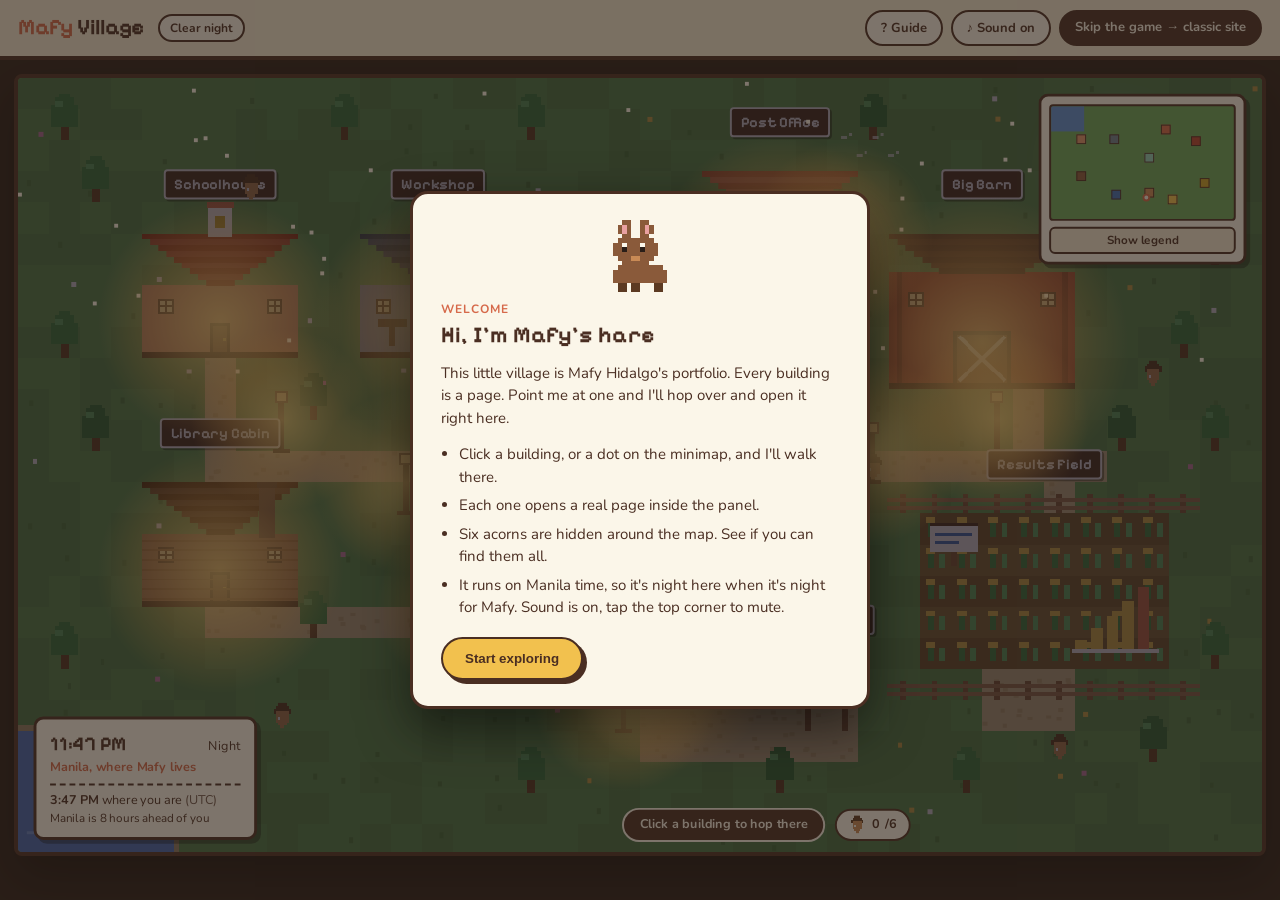
<file: index.html>
<!DOCTYPE html>
<html lang="en">
<head>
<meta charset="utf-8">
<meta name="viewport" content="width=device-width, initial-scale=1">
<title>Mafy Village — an interactive way to explore</title>
<link rel="icon" type="image/svg+xml" href="assets/favicon.svg">
<link rel="apple-touch-icon" href="assets/favicon.svg">
<meta name="description" content="A pixel-art village where each building opens a part of Mafy Hidalgo's portfolio. Day and night, a wandering hare, and six acorns to find.">
<link href="https://fonts.googleapis.com/css2?family=Young+Serif&family=Nunito:wght@400;600;700&family=Pixelify+Sans:wght@400;600;700&display=swap" rel="stylesheet">
<style>
  html, body { margin: 0; padding: 0; background: #2a1e18; }
  body { font-family: 'Nunito', sans-serif; color: #4a2e22; font-size: 15px; line-height: 1.5; -webkit-font-smoothing: antialiased; }
  a { color: #d6694a; text-decoration: none; }
  a:hover { color: #4a2e22; }
  * { box-sizing: border-box; }
  @keyframes bob { 0%, 100% { transform: translateY(0); } 50% { transform: translateY(-5px); } }
  @keyframes pop { 0% { transform: scale(.6); opacity: 0; } 100% { transform: scale(1); opacity: 1; } }
  @keyframes twinkle { 0%, 100% { opacity: .4; } 50% { opacity: 1; } }
  @keyframes drift { 0% { transform: translateX(0); } 100% { transform: translateX(1400px); } }
  @keyframes pnl { 0% { transform: translateY(16px) scale(.98); opacity: 0; } 100% { transform: translateY(0) scale(1); opacity: 1; } }

  .wrap { min-height: 100vh; background: #2a1e18; display: grid; grid-template-rows: auto 1fr; }
  .topbar { display: flex; justify-content: space-between; align-items: center; gap: 12px 20px; flex-wrap: wrap; padding: 10px 18px; background: #f3ead3; border-bottom: 4px solid #4a2e22; }
  .brand { font-family: 'Pixelify Sans', sans-serif; font-size: 22px; font-weight: 700; color: #4a2e22; }
  .brand span { color: #d6694a; }
  .chip { font-size: 12px; font-weight: 700; background: #fbf6e9; border: 2px solid #4a2e22; border-radius: 999px; padding: 3px 10px; }
  .tb-btns { display: flex; gap: 8px; flex-wrap: wrap; font-size: 13px; font-weight: 700; }
  .tb-btns button, .tb-btns a { font-family: inherit; font-size: 13px; font-weight: 700; background: #fbf6e9; color: #4a2e22; border: 2px solid #4a2e22; border-radius: 999px; padding: 6px 14px; cursor: pointer; }
  .tb-btns button:hover, .tb-btns a:hover { background: #f2c14e; }
  .tb-btns a.skip { background: #4a2e22; color: #fbf6e9; }
  .tb-btns a.skip:hover { background: #d6694a; }

  .stage { position: relative; overflow: hidden; display: grid; place-items: start center; padding: 14px; }
  .frame { position: relative; width: min(100%, 1280px, calc((100vh - 100px) * 1.6)); aspect-ratio: 16/10; border: 4px solid #4a2e22; border-radius: 8px; overflow: hidden; background: #5d9a4f; box-shadow: 0 20px 50px rgba(0,0,0,.5); }
  .scaler { position: absolute; left: 0; top: 0; width: 1280px; height: 800px; transform-origin: 0 0; }
  canvas { position: absolute; left: 0; top: 0; image-rendering: pixelated; display: block; }

  .hotspot { position: absolute; cursor: pointer; border-radius: 8px; }
  .hotspot:hover { outline: 3px solid #f2c14e; outline-offset: 2px; background: rgba(242,193,78,.12); }
  .hotspot__label { position: absolute; left: 50%; top: -30px; transform: translateX(-50%); white-space: nowrap; font-family: 'Pixelify Sans', sans-serif; font-size: 15px; font-weight: 700; color: #fbf6e9; background: #4a2e22; border: 2px solid #fbf6e9; padding: 2px 9px; border-radius: 4px; box-shadow: 2px 2px 0 rgba(0,0,0,.4); }
  .hotspot__label .check { color: #8fcfb8; }

  .acorn { position: absolute; width: 26px; height: 26px; cursor: pointer; animation: bob 1.4s ease-in-out infinite; }
  .acorn img { width: 26px; height: 26px; image-rendering: pixelated; display: block; }

  .nightlayer { position: absolute; inset: 0; pointer-events: none; background: #3a3f8a; mix-blend-mode: multiply; transition: opacity 2s; }
  .starfield { position: absolute; inset: 0; pointer-events: none; }
  .star { position: absolute; width: 4px; height: 4px; background: #fbf6e9; animation: twinkle 3s ease-in-out infinite; }
  .lamp { position: absolute; transform: translate(-50%,-50%); border-radius: 50%; background: radial-gradient(circle, rgba(255,214,120,.75), rgba(255,190,90,.35) 40%, rgba(255,214,120,0) 70%); animation: twinkle 3s ease-in-out infinite; }
  .moon { position: absolute; left: 1100px; top: 60px; width: 60px; height: 60px; border-radius: 50%; background: #fbf6e9; box-shadow: 0 0 40px 20px rgba(251,246,233,.35), inset -14px -6px 0 #d9cdb0; }

  .hare { position: absolute; width: 48px; height: 48px; transform: translate(-24px,-42px); pointer-events: none; }
  .hare__glow { position: absolute; left: 50%; top: 60%; width: 170px; height: 170px; transform: translate(-50%,-50%); border-radius: 50%; background: radial-gradient(circle, rgba(255,220,140,.6), rgba(255,220,140,0) 70%); }
  .hare img { position: relative; width: 48px; height: 48px; image-rendering: pixelated; display: block; filter: drop-shadow(0 0 3px rgba(251,246,233,.9)); }
  .bubble { position: absolute; left: 50%; bottom: 52px; transform: translateX(-50%); white-space: nowrap; background: #fbf6e9; border: 2px solid #4a2e22; border-radius: 10px 10px 10px 2px; padding: 4px 10px; font-size: 13px; font-weight: 700; animation: pop .25s ease-out both; }
  .cloud { position: absolute; pointer-events: none; }
  .cloud img { image-rendering: pixelated; }

  .clock { position: absolute; left: 16px; bottom: 16px; background: #fbf6e9; border: 3px solid #4a2e22; border-radius: 10px; padding: 10px 14px; box-shadow: 4px 4px 0 rgba(0,0,0,.35); font-size: 13px; min-width: 230px; }
  .clock__row { display: flex; justify-content: space-between; gap: 12px; align-items: baseline; }
  .clock__big { font-family: 'Pixelify Sans', sans-serif; font-size: 20px; font-weight: 700; }
  .clock__sub { font-weight: 700; color: #d6694a; }
  .clock__vis { margin-top: 6px; border-top: 2px dashed #4a2e22; padding-top: 6px; }

  .minimap { position: absolute; right: 16px; top: 16px; background: #fbf6e9; border: 3px solid #4a2e22; border-radius: 10px; padding: 8px; box-shadow: 4px 4px 0 rgba(0,0,0,.35); display: grid; gap: 6px; }
  .minimap__grid { position: relative; width: 192px; height: 120px; background: #6aa85a; border: 2px solid #4a2e22; border-radius: 4px; overflow: hidden; }
  .minimap__water { position: absolute; left: 0; top: 0; width: 34px; height: 26px; background: #5b8fd6; }
  .minimap__b { position: absolute; width: 10px; height: 10px; border: 1px solid #4a2e22; cursor: pointer; }
  .minimap__hare { position: absolute; width: 8px; height: 8px; border-radius: 50%; background: #fbf6e9; border: 2px solid #d6694a; transform: translate(-4px,-4px); }
  .minimap button { font-family: inherit; font-size: 12px; font-weight: 700; color: #4a2e22; background: #f3ead3; border: 2px solid #4a2e22; border-radius: 6px; padding: 4px; cursor: pointer; }
  .legend { display: grid; gap: 3px; font-size: 12px; max-height: 230px; overflow: auto; }
  .legend__row { display: flex; gap: 8px; align-items: center; cursor: pointer; padding: 2px 4px; border-radius: 4px; }
  .legend__row:hover { background: #f2c14e; }
  .legend__sw { width: 10px; height: 10px; border: 1px solid #4a2e22; flex: none; }

  .hint-wrap { position: absolute; left: 50%; bottom: 14px; transform: translateX(-50%); margin-left: 130px; display: flex; gap: 10px; align-items: center; flex-wrap: wrap; justify-content: center; }
  .hint { background: #4a2e22; color: #fbf6e9; border: 2px solid #fbf6e9; border-radius: 999px; padding: 6px 16px; font-size: 13px; font-weight: 700; white-space: nowrap; }
  .acorn-count { background: #fbf6e9; border: 2px solid #4a2e22; border-radius: 999px; padding: 5px 12px; font-size: 13px; font-weight: 700; display: flex; gap: 6px; align-items: center; }
  .acorn-count img { width: 18px; height: 18px; image-rendering: pixelated; }

  .overlay { position: absolute; inset: 0; background: rgba(42,30,24,.5); display: grid; place-items: center; justify-items: center; align-content: center; padding: 24px; z-index: 5; }
  .panel { width: min(680px, 100%); max-height: 100%; background: #fbf6e9; border: 3px solid #4a2e22; border-radius: 18px; box-shadow: 0 20px 50px rgba(0,0,0,.5); display: flex; flex-direction: column; overflow: hidden; animation: pnl .28s ease-out both; }
  .panel__bar { display: flex; justify-content: space-between; align-items: center; gap: 12px; padding: 14px 18px; background: #4a2e22; color: #fbf6e9; }
  .panel__bar h2 { font-family: 'Pixelify Sans', sans-serif; font-size: 20px; margin: 0; font-weight: 700; }
  .panel__nav { display: flex; gap: 8px; }
  .panel__nav button { font-family: inherit; font-size: 16px; font-weight: 700; width: 32px; height: 32px; border-radius: 50%; border: 2px solid #fbf6e9; background: transparent; color: #fbf6e9; cursor: pointer; display: grid; place-items: center; }
  .panel__nav button:hover { background: #d6694a; }
  .panel__body { overflow: auto; padding: 22px 24px; }
  .panel__quest { font-size: 12px; font-weight: 700; letter-spacing: .06em; text-transform: uppercase; color: #d6694a; }
  .panel__summary { margin: 8px 0 16px; font-size: 16px; }
  .panel__points { list-style: none; margin: 0 0 20px; padding: 0; display: grid; gap: 8px; }
  .panel__points li { display: flex; gap: 10px; background: #f3ead3; border: 2px solid #4a2e22; border-radius: 12px; padding: 10px 14px; font-size: 14px; }
  .panel__points li::before { content: '\1F43E'; }
  .panel__cta { display: inline-block; font-weight: 700; background: #f2c14e; color: #4a2e22; border: 2px solid #4a2e22; border-radius: 999px; padding: 12px 22px; box-shadow: 4px 4px 0 #4a2e22; }
  .panel__cta:hover { background: #4a2e22; color: #fbf6e9; }

  /* Embedded real-page view */
  .panel--embed { width: min(1040px, 100%); height: 90vh; max-height: 100%; align-self: stretch; }
  .panel--embed .panel__body { padding: 0; display: flex; flex-direction: column; min-height: 0; flex: 1 1 auto; }
  .panel__quraw { display: flex; justify-content: space-between; align-items: center; gap: 12px; padding: 10px 20px; background: #f3ead3; border-bottom: 2px solid #4a2e22; font-size: 13px; flex: none; }
  .panel__quraw .q { font-weight: 700; letter-spacing: .06em; text-transform: uppercase; color: #d6694a; }
  .panel__quraw a { font-weight: 700; white-space: nowrap; }
  .panel__frame { flex: 1 1 auto; width: 100%; height: 100%; min-height: 0; border: 0; background: #fbf6e9; display: block; }
  .panel__loading { position: absolute; left: 50%; top: 60%; transform: translate(-50%,-50%); font-weight: 700; color: #4a2e22; opacity: .7; }

  .audit { border: 2px solid #4a2e22; border-radius: 16px; overflow: hidden; margin-top: 18px; }
  .audit__head { background: #8fcfb8; border-bottom: 2px solid #4a2e22; padding: 10px 16px; font-family: 'Pixelify Sans', sans-serif; font-size: 17px; font-weight: 700; }
  .audit__grid { display: grid; grid-template-columns: minmax(0,1fr) minmax(0,1.2fr); gap: 16px; padding: 16px; }
  .audit__form { display: grid; gap: 10px; align-content: start; }
  .audit__form label { font-weight: 700; font-size: 13px; }
  .audit__form input { font-family: inherit; font-size: 15px; padding: 10px 14px; background: #f3ead3; border: 2px solid #4a2e22; border-radius: 10px; color: #4a2e22; outline: none; width: 100%; }
  .audit__form input:focus { box-shadow: 0 0 0 3px #f2c14e; }
  .audit__form button { font-family: inherit; font-size: 14px; font-weight: 700; background: #4a2e22; color: #fbf6e9; border: 2px solid #4a2e22; border-radius: 999px; padding: 10px 18px; cursor: pointer; justify-self: start; }
  .audit__form button:hover { background: #d6694a; }
  .audit__out { background: #f3ead3; border: 2px solid #4a2e22; border-radius: 10px; padding: 14px 16px; min-height: 200px; font-size: 13px; }
  .audit__line { display: flex; gap: 10px; line-height: 1.9; border-bottom: 1px dotted #d9cdb0; }
  .audit__mark { color: #d6694a; min-width: 18px; font-weight: 700; }
  .audit__done { margin-top: 12px; display: flex; justify-content: space-between; align-items: center; gap: 12px; }
  .audit__score { font-family: 'Young Serif', serif; font-size: 30px; background: #f2c14e; border: 2px solid #4a2e22; border-radius: 999px; padding: 4px 16px; }
  .audit__score small { font-size: 13px; }

  .guide { position: absolute; inset: 0; background: rgba(42,30,24,.6); display: grid; place-items: center; padding: 24px; z-index: 6; }
  .guide__card { width: min(460px, 100%); background: #fbf6e9; border: 3px solid #4a2e22; border-radius: 18px; padding: 26px 28px; box-shadow: 0 20px 50px rgba(0,0,0,.5); }
  .guide__card h2 { font-family: 'Pixelify Sans', sans-serif; margin: 0 0 10px; }
  .guide__card ul { margin: 0 0 18px; padding-left: 18px; display: grid; gap: 6px; }
  .guide__hare { display: grid; place-items: center; margin-bottom: 8px; }
  .guide__hare img { width: 72px; height: 72px; image-rendering: pixelated; animation: bob 1.6s ease-in-out infinite; }

  @media (max-width: 640px) {
    .audit__grid { grid-template-columns: 1fr; }
    .minimap { display: none; }
    .clock { min-width: 0; font-size: 12px; }
  }
</style>
</head>
<body>
<div class="wrap">
  <div class="topbar">
    <div style="display:flex;align-items:center;gap:14px;">
      <span class="brand"><span>Mafy</span> Village</span>
      <span class="chip" id="weather">Sunny</span>
    </div>
    <div class="tb-btns">
      <button id="btn-guide">? Guide</button>
      <button id="btn-sound">&#9834; Sound off</button>
      <a class="skip" href="home.html">Skip the game &rarr; classic site</a>
    </div>
  </div>

  <div class="stage">
    <div class="frame" id="frame">
      <div class="scaler" id="scaler">
        <canvas id="map" width="1280" height="800"></canvas>
        <canvas id="fx" width="1280" height="800"></canvas>

        <div id="buildings"></div>
        <div id="acorns"></div>

        <div class="nightlayer" id="nightlayer" style="opacity:0;"></div>
        <div class="starfield" id="starfield" style="display:none;"></div>

        <div class="hare" id="hare">
          <div class="hare__glow" id="hare-glow" style="display:none;"></div>
          <img id="hare-img" src="" alt="Little Nut Brown Hare">
          <div class="bubble" id="bubble" style="display:none;"></div>
        </div>

        <div class="cloud" id="cloud1" style="left:-300px;top:40px;width:220px;opacity:.85;animation:drift 90s linear infinite;"><img src="" style="width:220px;"></div>
        <div class="cloud" id="cloud2" style="left:-300px;top:140px;width:160px;opacity:.7;animation:drift 130s linear infinite;animation-delay:-50s;"><img src="" style="width:160px;"></div>

        <div class="clock">
          <div class="clock__row"><span class="clock__big" id="manila-time">--:--</span><span id="day-label">Day</span></div>
          <div class="clock__sub">Manila, where Mafy lives</div>
          <div class="clock__vis"><b id="visitor-time">--:--</b> where you are <span style="opacity:.8;" id="visitor-zone"></span></div>
          <div style="font-size:12px;" id="diff-label"></div>
        </div>

        <div class="minimap">
          <div class="minimap__grid" id="minimap">
            <div class="minimap__water"></div>
          </div>
          <button id="btn-legend">Show legend</button>
          <div class="legend" id="legend" style="display:none;"></div>
        </div>

        <div class="hint-wrap">
          <div class="hint" id="hint">Click a building to hop there</div>
          <div class="acorn-count"><img id="acorn-hud" src="" alt=""> <span id="acorn-count">0</span>/6</div>
        </div>
      </div>
    </div>
  </div>
</div>

<div class="overlay" id="overlay" style="display:none;">
  <div class="panel" id="panel"></div>
</div>

<div class="guide" id="guide" style="display:none;">
  <div class="guide__card">
    <div class="guide__hare"><img id="guide-hare-img" src="" alt="The hare waving hello"></div>
    <div class="eyebrow" style="color:#d6694a;font-weight:700;letter-spacing:.08em;text-transform:uppercase;font-size:12px;">Welcome</div>
    <h2>Hi, I'm Mafy's hare</h2>
    <p style="margin:0 0 14px;">This little village is Mafy Hidalgo's portfolio. Every building is a page. Point me at one and I'll hop over and open it right here.</p>
    <ul>
      <li>Click a building, or a dot on the minimap, and I'll walk there.</li>
      <li>Each one opens a real page inside the panel.</li>
      <li>Six acorns are hidden around the map. See if you can find them all.</li>
      <li>It runs on Manila time, so it's night here when it's night for Mafy. Sound is on, tap the top corner to mute.</li>
    </ul>
    <button class="panel__cta" id="guide-close">Start exploring</button>
  </div>
</div>

<script>
(function () {
  'use strict';

  var T = 32, COLS = 40, ROWS = 25;

  var buildings = [
    { id: 'home', name: 'Hare Burrow', what: 'Home & SEO audit demo', quest: 'Meet the hare', color: '#c98a55', tx: 19, ty: 17, w: 4, h: 3, href: 'home.html', cta: 'Open the classic home page \u2192', summary: 'Mafy Hidalgo: five years of SEO for 100+ brands, then she learned to build the sites herself. React and Node end to end.', points: ['Try the free SEO audit demo below', 'Brands that trusted her', 'Download the resume'] },
    { id: 'about', name: 'Library Cabin', what: 'About Mafy', quest: 'Read the story', color: '#8b5a3c', tx: 4, ty: 13, w: 5, h: 4, href: 'about.html', cta: 'Read the full story \u2192', summary: 'Civil engineer turned SEO strategist turned full stack developer. Manila based, agency founder, conference speaker.', points: ['Uplift Code Camp, Batch 29', 'Founder, Midnight Traffic', 'Spoke in Saigon, Baguio, Chiang Mai'] },
    { id: 'skills', name: 'Workshop', what: 'Skills & tools', quest: 'Inspect the tools', color: '#6b7f8f', tx: 11, ty: 5, w: 5, h: 4, href: 'skills.html', cta: 'See every tool \u2192', summary: 'The stack her projects run on plus the marketing toolkit.', points: ['React, Redux, Node, Express, MongoDB', 'WordPress, Webflow, Shopify, Payload, GHL', 'Cypress, Git, CI/CD, GA4, Semrush'] },
    { id: 'projects', name: 'Big Barn', what: 'Projects', quest: 'Peek in the barn', color: '#b8432f', tx: 28, ty: 5, w: 6, h: 5, href: 'projects.html', cta: 'Browse all projects \u2192', summary: 'Built, tested, shipped. RollbackHQ, Logix WMS, Keyword Compass and more.', points: ['RollbackHQ: an undo button for AI', 'Logix WMS warehouse system', 'Keyword Compass with Gemini'] },
    { id: 'results', name: 'Results Field', what: 'SEO & marketing results', quest: 'Harvest the numbers', color: '#c9a227', tx: 29, ty: 14, w: 8, h: 5, href: 'case-studies.html', cta: 'See all case studies \u2192', summary: 'Real client work, shown with permission.', points: ['\u20AC1.31M e-commerce revenue in 12 months', '100 \u2192 5,000+ monthly sessions', 'Perth local SEO: 5.0 rating, 50+ reviews'] },
    { id: 'clients', name: 'Town Square', what: 'Clients & brands', quest: 'Visit the square', color: '#8fcfb8', tx: 18, ty: 9, w: 6, h: 4, href: 'home.html#trusted', cta: 'See the logo wall \u2192', summary: 'Brands that let Mafy touch the site. 100+ across e-commerce, SaaS, logistics and local services.', points: ['Average 70% organic lift in 6 months', '$500K + \u20AC2.3M + \u20B1100M tracked sales'] },
    { id: 'words', name: 'Mailbox', what: 'Kind words', quest: 'Check the mail', color: '#3b6fb6', tx: 13, ty: 18, w: 2, h: 2, href: 'testimonials.html', cta: 'Read the letters \u2192', summary: 'What clients and teammates say.', points: ['A video testimonial', 'Notes from clients and teammates'] },
    { id: 'certs', name: 'Schoolhouse', what: 'Certificates', quest: 'Earn a gold star', color: '#e0956b', tx: 4, ty: 5, w: 5, h: 4, href: 'skills.html#certificates', cta: 'View certificates \u2192', summary: 'Paper that backs it up: SEO, web development and other certifications.', points: ['SEO certificates', 'Web development certificates', 'Marketing and analytics'] },
    { id: 'contact', name: 'Post Office', what: 'Contact', quest: 'Send a letter', color: '#d6694a', tx: 22, ty: 3, w: 5, h: 4, href: 'contact.html', cta: 'Say hello \u2192', summary: 'Open to full stack roles, freelance builds, and projects where code and search work together.', points: ['hidalgo.mafy@gmail.com', 'Book a call on the contact page', 'Replies faster than a Google recrawl'] },
    { id: 'resume', name: 'Signboard', what: 'Resume download', quest: 'Read the notice', color: '#f2c14e', tx: 25, ty: 19, w: 2, h: 2, href: 'Mafy-Hidalgo-Resume.pdf', download: 'Mafy-Hidalgo-Resume.pdf', cta: 'Download resume (PDF) \u2193', summary: 'One page. Everything on it is on this map too.', points: ['Full stack developer', 'SEO strategist, 5 years', 'Manila, PH \u00b7 remote friendly'] }
  ];

  var trees = [[1,1],[2,3],[1,8],[2,11],[1,18],[2,22],[6,22],[10,1],[16,1],[9,10],[15,14],[24,22],[30,22],[36,21],[38,18],[38,11],[37,8],[38,2],[33,1],[27,1],[16,22],[9,17],[38,5],[35,11]];
  var lampPosts = [[19,8],[22,14],[12,13],[27,12],[19,20],[8,11],[31,11],[14,17],[26,5]];

  function waterTiles() { var s = {}; for (var y = 21; y < 25; y++) for (var x = 0; x < 7 - Math.max(0, y - 22); x++) s[x + ',' + y] = 1; return s; }

  var state = {
    scale: 1, hx: 20 * T, hy: 19 * T, dir: 1, frame: 0, walking: false,
    panel: null, sound: false, now: new Date(), raining: Math.random() < 0.3,
    visited: JSON.parse(localStorage.getItem('mv-visited') || '{}'),
    acorns: JSON.parse(localStorage.getItem('mv-acorns') || 'null') || [[7,3],[36,9],[15,11],[8,20],[33,21],[27,12]],
    bubble: ''
  };
  var path = null, target = null, sprites = {}, grid = [], drops = null, starList = null;
  var bubbleTimer = null, auditTimer = null;

  var el = {
    frame: document.getElementById('frame'), scaler: document.getElementById('scaler'),
    map: document.getElementById('map'), fx: document.getElementById('fx'),
    buildings: document.getElementById('buildings'), acorns: document.getElementById('acorns'),
    hare: document.getElementById('hare'), hareImg: document.getElementById('hare-img'),
    hareGlow: document.getElementById('hare-glow'), bubble: document.getElementById('bubble'),
    nightlayer: document.getElementById('nightlayer'), starfield: document.getElementById('starfield'),
    cloud1: document.getElementById('cloud1'), cloud2: document.getElementById('cloud2'),
    weather: document.getElementById('weather'), manilaTime: document.getElementById('manila-time'),
    dayLabel: document.getElementById('day-label'), visitorTime: document.getElementById('visitor-time'),
    visitorZone: document.getElementById('visitor-zone'), diffLabel: document.getElementById('diff-label'),
    minimap: document.getElementById('minimap'), legend: document.getElementById('legend'),
    hint: document.getElementById('hint'), acornHud: document.getElementById('acorn-hud'),
    acornCount: document.getElementById('acorn-count'), overlay: document.getElementById('overlay'),
    panel: document.getElementById('panel'), guide: document.getElementById('guide'), mmHare: null
  };

  function px(ctx, x, y, w, h, c) { ctx.fillStyle = c; ctx.fillRect(x, y, w, h); }
  function spriteURL(rows, pal, scale) {
    scale = scale || 3;
    var c = document.createElement('canvas'); c.width = rows[0].length * scale; c.height = rows.length * scale;
    var g = c.getContext('2d');
    rows.forEach(function (r, y) { r.split('').forEach(function (ch, x) { if (pal[ch]) { g.fillStyle = pal[ch]; g.fillRect(x * scale, y * scale, scale, scale); } }); });
    return c.toDataURL();
  }
  function makeSprites() {
    var P = { b: '#8a5a3a', d: '#5c3a22', w: '#fbf6e9', k: '#2a1e18', p: '#e8a0a0', n: '#c98a55' };
    function hare(legs) {
      return ['....bb..bb......', '...bpb..bpb.....', '...bpb..bpb.....', '....bb..bb......', '...bbbbbbbb.....', '..bbwbbbwbbb....', '..bbkbbbkbbb....', '..bbbbbbbbbb....', '...bbbnnbbb.....', '....bbbbbb......', '...bbbbbbbbbb...', '..bbbbbbbbbbbbw.', '..bbbbbbbbbbbbww', '..bbbbbbbbbbbb..',
        legs ? '..dd..dd..dd....' : '...dd.dd...dd...', legs ? '..dd..dd..dd....' : '...dd.dd...dd...'];
    }
    var acorn = ['....dddd....', '...dddddd...', '..dddddddd..', '..dnnnnnnd..', '...nnnnnn...', '...nwnnnn...', '...nnnnnn...', '....nnnn....', '.....nn.....'];
    var cloud = ['......wwww..........', '....wwwwwwww........', '..wwwwwwwwwwww.wwww.', '.wwwwwwwwwwwwwwwwwww', 'wwwwwwwwwwwwwwwwwwww', '.wwwwwwwwwwwwwwwwww.'];
    return {
      hare0: spriteURL(hare(false), P), hare1: spriteURL(hare(true), P),
      acorn: spriteURL(acorn, { d: '#5c3a22', n: '#c98a55', w: '#fbf6e9' }),
      cloud: spriteURL(cloud, { w: 'rgba(251,246,233,.95)' }, 11)
    };
  }

  function buildGrid() {
    var g = []; for (var y = 0; y < ROWS; y++) { g.push([]); for (var x = 0; x < COLS; x++) g[y].push(0); }
    var water = waterTiles(); Object.keys(water).forEach(function (k) { var p = k.split(',').map(Number); g[p[1]][p[0]] = 1; });
    trees.forEach(function (t) { g[t[1]][t[0]] = 1; });
    lampPosts.forEach(function (l) { g[l[1]][l[0]] = 1; });
    buildings.forEach(function (b) { for (var y = b.ty; y < b.ty + b.h; y++) for (var x = b.tx; x < b.tx + b.w; x++) if (g[y] && g[y][x] !== undefined) g[y][x] = 1; });
    grid = g;
  }
  function door(b) { return { x: b.tx + Math.floor(b.w / 2), y: b.ty + b.h }; }
  function findPath(sx, sy, tx, ty) {
    var key = function (x, y) { return y * COLS + x; };
    var prev = {}; var q = [[sx, sy]]; prev[key(sx, sy)] = null;
    while (q.length) {
      var cur = q.shift(), x = cur[0], y = cur[1];
      if (x === tx && y === ty) break;
      var dirs = [[1,0],[-1,0],[0,1],[0,-1]];
      for (var i = 0; i < 4; i++) {
        var nx = x + dirs[i][0], ny = y + dirs[i][1];
        if (nx < 0 || ny < 0 || nx >= COLS || ny >= ROWS || grid[ny][nx]) continue;
        var k = key(nx, ny);
        if (!(k in prev)) { prev[k] = [x, y]; q.push([nx, ny]); }
      }
    }
    if (!(key(tx, ty) in prev)) return [];
    var path2 = []; var c = [tx, ty];
    while (c) { path2.unshift(c); c = prev[key(c[0], c[1])]; }
    return path2.slice(1);
  }
  function goTo(b) {
    var d = door(b), sx = Math.round(state.hx / T), sy = Math.round(state.hy / T);
    path = findPath(sx, sy, d.x, d.y); target = b;
    state.walking = true; state.bubble = '';
    closePanel();
    if (!path.length) arrive();
  }
  function arrive() {
    var b = target; if (!b) return; target = null;
    state.visited[b.id] = true; localStorage.setItem('mv-visited', JSON.stringify(state.visited));
    state.walking = false;
    var greetings = ['Here we are!', 'Knock knock.', 'Take a look!', "This one's good."];
    say(greetings[Math.floor(Math.random() * 4)], 2200);
    openPanel(b);
    renderBuildings(); renderMinimap();
  }
  function say(text, ms) {
    state.bubble = text;
    el.bubble.textContent = text; el.bubble.style.display = text ? '' : 'none';
    clearTimeout(bubbleTimer);
    if (text) bubbleTimer = setTimeout(function () { state.bubble = ''; el.bubble.style.display = 'none'; }, ms || 2200);
  }

  function loop(t) {
    requestAnimationFrame(loop);
    if (path && path.length) {
      var step = path[0], gx = step[0] * T, gy = step[1] * T, sp = 4.2;
      var dx = gx - state.hx, dy = gy - state.hy;
      if (Math.abs(dx) > 0.5) state.dir = dx > 0 ? 1 : -1;
      state.hx += Math.sign(dx) * Math.min(sp, Math.abs(dx));
      state.hy += Math.sign(dy) * Math.min(sp, Math.abs(dy));
      if (Math.abs(gx - state.hx) < 0.6 && Math.abs(gy - state.hy) < 0.6) { state.hx = gx; state.hy = gy; path.shift(); }
      state.frame = Math.floor(t / 140) % 2;
      positionHare();
      if (!path.length) arrive();
    }
    drawFx(t);
  }

  function positionHare() {
    el.hare.style.left = (state.hx + 16) + 'px';
    el.hare.style.top = (state.hy + 28) + 'px';
    el.hareImg.style.transform = 'scaleX(' + state.dir + ')';
    el.hareImg.src = state.walking ? (state.frame ? sprites.hare1 : sprites.hare0) : sprites.hare0;
    if (el.mmHare) {
      el.mmHare.style.left = Math.round((state.hx / T + 0.5) * 4.8) + 'px';
      el.mmHare.style.top = Math.round((state.hy / T + 0.5) * 4.8) + 'px';
    }
  }

  function drawMap() {
    var ctx = el.map.getContext('2d'); ctx.imageSmoothingEnabled = false;
    var seed = 7; function rnd() { seed = (seed * 16807) % 2147483647; return seed / 2147483647; }
    for (var y = 0; y < ROWS; y++) for (var x = 0; x < COLS; x++) {
      px(ctx, x * T, y * T, T, T, rnd() < 0.5 ? '#5d9a4f' : '#63a355');
      if (rnd() < 0.18) px(ctx, x * T + 8 + rnd() * 14, y * T + 8 + rnd() * 14, 4, 6, '#4f8a43');
      if (rnd() < 0.05) { var c = ['#f2c14e', '#fbf6e9', '#e88fb0'][Math.floor(rnd() * 3)]; px(ctx, x * T + 6 + rnd() * 18, y * T + 6 + rnd() * 18, 5, 5, c); }
    }
    function road(x1, y1, x2, y2) {
      for (var y = Math.min(y1, y2); y <= Math.max(y1, y2); y++) for (var x = Math.min(x1, x2); x <= Math.max(x1, x2); x++) {
        px(ctx, x * T, y * T, T, T, '#d9c08a');
        for (var i = 0; i < 3; i++) px(ctx, x * T + rnd() * 26, y * T + rnd() * 26, 5, 4, '#c9ad77');
      }
    }
    road(20,4,21,21); road(6,12,34,12); road(6,9,6,12); road(13,9,13,12); road(13,12,13,17); road(6,17,21,17); road(24,9,24,12); road(32,10,32,12); road(33,12,33,13); road(20,20,26,21); road(25,7,25,12); road(31,19,33,20);
    var water = waterTiles();
    Object.keys(water).forEach(function (k) { var p = k.split(',').map(Number); px(ctx, p[0] * T, p[1] * T, T, T, '#5b8fd6'); if (rnd() < 0.5) px(ctx, p[0] * T + rnd() * 20, p[1] * T + rnd() * 24, 10, 3, '#8ab8ec'); });
    for (var wx = 0; wx < 7; wx++) px(ctx, wx * T, 21 * T - 6, T, 6, '#c9ad77');
    for (var wy = 21; wy < 25; wy++) px(ctx, (7 - Math.max(0, wy - 22)) * T, wy * T, 6, T, '#c9ad77');
    var f = buildings.filter(function (b) { return b.id === 'results'; })[0];
    for (var fx = f.tx - 1; fx <= f.tx + f.w; fx++) { fencePost(ctx, fx * T + 12, (f.ty - 1) * T + 12); fencePost(ctx, fx * T + 12, (f.ty + f.h) * T + 12); }
    buildings.forEach(function (b) { drawBuilding(ctx, b); });
    trees.forEach(function (t) { tree(ctx, t[0] * T, t[1] * T, rnd); });
    lampPosts.forEach(function (l) { var lx = l[0] * T + 12, ly = l[1] * T - 30; px(ctx, lx, ly + 10, 6, 50, '#3a2418'); px(ctx, lx - 4, ly, 14, 12, '#4a2e22'); px(ctx, lx - 2, ly + 2, 10, 8, '#ffe08a'); px(ctx, lx - 6, ly + 60, 18, 4, '#3a2418'); });
  }
  function fencePost(ctx, x, y) { px(ctx, x, y, 6, 20, '#8a5a3a'); px(ctx, x - 14, y + 4, 34, 4, '#a8754f'); px(ctx, x - 14, y + 12, 34, 4, '#a8754f'); }
  function tree(ctx, x, y, rnd) { px(ctx, x + 12, y + 14, 8, 18, '#6b4226'); var g = rnd() < 0.5 ? '#2f7a3a' : '#3b8f45'; px(ctx, x + 2, y - 4, 28, 22, g); px(ctx, x + 6, y - 12, 20, 10, g); px(ctx, x + 10, y - 16, 12, 6, g); px(ctx, x + 6, y - 8, 8, 6, '#5fb765'); }
  function shade(c) { var n = parseInt(c.slice(1), 16); var r = Math.max(0, (n >> 16) - 24), g = Math.max(0, ((n >> 8) & 255) - 24), b = Math.max(0, (n & 255) - 24); return 'rgb(' + r + ',' + g + ',' + b + ')'; }
  function drawBuilding(ctx, b) {
    var x = b.tx * T, y = b.ty * T, w = b.w * T, h = b.h * T;
    function p(a, b2, c, d, e) { px(ctx, a, b2, c, d, e); }
    function win(wx, wy) { p(wx, wy, 16, 16, '#4a2e22'); p(wx + 2, wy + 2, 12, 12, '#ffe9a8'); p(wx + 7, wy + 2, 2, 12, '#4a2e22'); p(wx + 2, wy + 7, 12, 2, '#4a2e22'); }
    function drdoor(dx, dy) { p(dx, dy, 20, 30, '#4a2e22'); p(dx + 3, dy + 3, 14, 27, '#8a5a3a'); p(dx + 13, dy + 16, 3, 3, '#f2c14e'); }
    function house(wall, roof, opts) {
      opts = opts || {};
      var rh = Math.floor(h * 0.42);
      p(x, y + rh, w, h - rh, wall); p(x, y + h - 6, w, 6, '#3a2418');
      for (var i = 0; i < rh; i += 6) { var t = i / rh; p(x + (w / 2) * t * 0.9, y + i, w - w * t * 0.9, 6, i % 12 ? roof : shade(roof)); }
      if (opts.chimney) { p(x + w - 40, y + 4, 16, rh, '#6b4a3a'); p(x + w - 42, y, 20, 6, '#4a2e22'); }
      drdoor(x + w / 2 - 10, y + h - 36);
      win(x + 16, y + rh + 14); win(x + w - 32, y + rh + 14);
      if (opts.logs) for (var j = y + rh + 6; j < y + h - 8; j += 10) p(x, j, w, 2, shade(wall));
      if (opts.bell) { p(x + w / 2 - 12, y - 26, 24, 30, '#fbf6e9'); p(x + w / 2 - 14, y - 32, 28, 6, '#d6694a'); p(x + w / 2 - 5, y - 18, 10, 12, '#c9a227'); }
      if (opts.sign) { p(x + w / 2 - 30, y + rh - 4, 60, 14, '#fbf6e9'); p(x + w / 2 - 30, y + rh - 4, 60, 2, '#4a2e22'); p(x + w / 2 - 22, y + rh, 44, 6, opts.sign); }
    }
    if (b.id === 'about') house('#a8754f', '#6b4226', { logs: true, chimney: true });
    else if (b.id === 'skills') { house('#8c98a6', '#4a5b6b', { chimney: true }); p(x + 18, y + h - 40, 30, 8, '#4a2e22'); p(x + 30, y + h - 34, 6, 22, '#4a2e22'); p(x + w - 48, y + h - 34, 24, 14, '#f2c14e'); }
    else if (b.id === 'certs') house('#e0956b', '#b8432f', { bell: true });
    else if (b.id === 'contact') { house('#fbf6e9', '#d6694a', { sign: '#d6694a' }); p(x - 22, y + h - 30, 14, 30, '#4a2e22'); p(x - 26, y + h - 42, 22, 16, '#d6694a'); }
    else if (b.id === 'projects') { p(x, y + 40, w, h - 40, '#b8432f'); p(x + 8, y + 40, 6, h - 40, '#8a2f22'); p(x + w - 14, y + 40, 6, h - 40, '#8a2f22'); p(x, y + h - 6, w, 6, '#3a2418'); for (var i = 0; i < 40; i += 6) { var t = i / 40; p(x + (w / 2) * t * 0.6, y + i, w - w * t * 0.6, 6, i % 12 ? '#6b4226' : '#5c3a22'); } p(x + w / 2 - 30, y + h - 60, 60, 54, '#4a2e22'); p(x + w / 2 - 26, y + h - 56, 52, 50, '#8a5a3a'); ctx.strokeStyle = '#fbf6e9'; ctx.lineWidth = 4; ctx.beginPath(); ctx.moveTo(x + w / 2 - 24, y + h - 54); ctx.lineTo(x + w / 2 + 24, y + h - 8); ctx.moveTo(x + w / 2 + 24, y + h - 54); ctx.lineTo(x + w / 2 - 24, y + h - 8); ctx.stroke(); win(x + 20, y + 60); win(x + w - 36, y + 60); }
    else if (b.id === 'home') { p(x + 6, y + 30, w - 12, h - 36, '#7a9a4a'); p(x + 14, y + 16, w - 28, 24, '#7a9a4a'); p(x + w / 2 - 22, y + h - 44, 44, 40, '#4a2e22'); p(x + w / 2 - 16, y + h - 38, 32, 34, '#2a1e18'); p(x + w / 2 - 44, y + h - 10, 88, 8, '#8a5a3a'); p(x + 20, y + 22, 8, 8, '#f2c14e'); p(x + w - 30, y + 30, 8, 8, '#e88fb0'); }
    else if (b.id === 'results') { for (var r = 0; r < b.h; r++) for (var cc = 0; cc < b.w; cc++) { var cx = x + cc * T, cy = y + r * T; p(cx, cy, T, T, r % 2 ? '#8a6a3a' : '#7a5a30'); p(cx + 8, cy + 6, 6, 18, '#3b8f45'); p(cx + 20, cy + 10, 6, 14, '#5fb765'); p(cx + 6, cy + 4, 10, 6, '#f2c14e'); } var bars = [10, 22, 34, 50, 64]; bars.forEach(function (bh, i) { p(x + w - 96 + i * 16, y + h - 20 - bh, 12, bh, i === 4 ? '#d6694a' : '#f2c14e'); }); p(x + w - 100, y + h - 20, 90, 4, '#fbf6e9'); p(x + 10, y + 10, 50, 30, '#fbf6e9'); p(x + 10, y + 10, 50, 3, '#4a2e22'); p(x + 16, y + 20, 38, 3, '#3b6fb6'); p(x + 16, y + 28, 24, 3, '#3b6fb6'); p(x + 32, y + 40, 6, 14, '#8a5a3a'); }
    else if (b.id === 'clients') { p(x, y, w, h, '#c9c2b0'); for (var i2 = 0; i2 < w; i2 += 32) for (var j2 = 0; j2 < h; j2 += 32) p(x + i2 + (j2 % 64 ? 16 : 0), y + j2, 14, 14, '#b8b0a0'); p(x + w / 2 - 40, y + h / 2 - 20, 80, 40, '#8ab8ec'); p(x + w / 2 - 44, y + h / 2 - 24, 88, 6, '#9a948a'); p(x + w / 2 - 44, y + h / 2 + 18, 88, 6, '#9a948a'); p(x + w / 2 - 6, y + h / 2 - 40, 12, 40, '#9a948a'); p(x + w / 2 - 12, y + h / 2 - 46, 24, 8, '#5b8fd6'); p(x + 8, y + h - 20, 40, 8, '#8a5a3a'); p(x + w - 48, y + h - 20, 40, 8, '#8a5a3a'); [['#d6694a', 10], ['#f2c14e', w - 22]].forEach(function (pair) { p(x + pair[1], y - 30, 4, 40, '#4a2e22'); p(x + pair[1] + 4, y - 30, 16, 12, pair[0]); }); }
    else if (b.id === 'words') { p(x + 26, y + 20, 8, 44, '#8a5a3a'); p(x + 10, y + 8, 40, 26, '#3b6fb6'); p(x + 10, y + 4, 40, 6, '#2d5a94'); p(x + 40, y + 14, 8, 10, '#fbf6e9'); p(x + 50, y - 4, 3, 22, '#4a2e22'); p(x + 53, y - 4, 10, 8, '#d6694a'); }
    else if (b.id === 'resume') { p(x + 10, y + 30, 6, 34, '#8a5a3a'); p(x + 48, y + 30, 6, 34, '#8a5a3a'); p(x + 4, y + 4, 56, 34, '#a8754f'); p(x + 4, y + 4, 56, 4, '#6b4226'); p(x + 12, y + 12, 40, 20, '#fbf6e9'); p(x + 16, y + 16, 28, 2, '#4a2e22'); p(x + 16, y + 21, 32, 2, '#4a2e22'); p(x + 16, y + 26, 20, 2, '#4a2e22'); }
  }

  function drawFx(t) {
    var ctx = el.fx.getContext('2d'); ctx.clearRect(0, 0, 1280, 800);
    if (state.raining) {
      if (!drops) { drops = []; for (var i = 0; i < 220; i++) drops.push({ x: Math.random() * 1280, y: Math.random() * 800, s: 8 + Math.random() * 6 }); }
      ctx.fillStyle = 'rgba(200,220,255,.55)';
      drops.forEach(function (d) { d.y += d.s; d.x -= 1.5; if (d.y > 800) { d.y = -10; d.x = Math.random() * 1300; } ctx.fillRect(d.x, d.y, 2, 10); });
    }
    if (state.sound) {
      ctx.fillStyle = 'rgba(251,246,233,.7)';
      for (var i2 = 0; i2 < 4; i2++) { var yy = 60 + (i2 % 2) * 18; var xx = 850 + i2 * 14 + Math.sin(t / 300 + i2) * 3; ctx.fillRect(xx, yy, 6, 3); ctx.fillRect(xx + 8, yy - 3, 3, 3); }
    }
  }

  function hash(s) { var h = 2166136261; for (var i = 0; i < s.length; i++) { h ^= s.charCodeAt(i); h = Math.imul(h, 16777619); } return Math.abs(h >>> 0); }
  function buildReport(url) {
    var h = hash(url.toLowerCase().trim()); function r(n, m) { return Math.floor(h / (m + 1)) % n; }
    var titleLen = 38 + r(40, 1), metaOk = r(3, 2) !== 0, h1 = r(3, 3), alts = r(14, 4), lcp = (1.4 + r(32, 5) / 10).toFixed(1), cls = (r(30, 6) / 100).toFixed(2), inp = 90 + r(300, 7), links = 40 + r(200, 8), broken = r(6, 9), canon = r(4, 10) !== 0;
    var score = 100; if (titleLen > 60) score -= 8; if (!metaOk) score -= 10; if (h1 !== 1) score -= 9; score -= Math.min(15, alts); if (lcp > 2.5) score -= 12; if (cls > 0.1) score -= 8; if (inp > 200) score -= 6; score -= broken * 3; if (!canon) score -= 7; score = Math.max(31, score);
    var ok = '\u2713', bad = '\u2715', warn = '!';
    return { score: score, lines: [
      { mark: '\u2192', text: 'Fetching ' + url + ' \u2026 200 OK in 0.' + (3 + r(6, 11)) + 's' },
      { mark: titleLen > 60 ? warn : ok, text: 'Title tag: ' + titleLen + ' chars' + (titleLen > 60 ? ' (over 60, truncates)' : '') },
      { mark: metaOk ? ok : bad, text: metaOk ? 'Meta description: present and unique' : 'Meta description: missing' },
      { mark: h1 === 1 ? ok : warn, text: 'H1 headings found: ' + h1 },
      { mark: alts ? warn : ok, text: 'Images missing alt text: ' + alts },
      { mark: (lcp > 2.5 || cls > 0.1) ? warn : ok, text: 'Core Web Vitals: LCP ' + lcp + 's \u00b7 CLS ' + cls + ' \u00b7 INP ' + inp + 'ms' },
      { mark: canon ? ok : bad, text: canon ? 'Indexable, canonical self-referencing' : 'Canonical points elsewhere' },
      { mark: broken ? warn : ok, text: 'Internal links: ' + links + ' \u00b7 broken: ' + broken }
    ] };
  }

  var ac = null, chirp = null, musicTimer = null, masterGain = null, musicGain = null, ambientGain = null;
  var musicStep = 0;

  function ensureCtx() {
    if (ac) return;
    ac = new (window.AudioContext || window.webkitAudioContext)();
    masterGain = ac.createGain(); masterGain.gain.value = 0.9; masterGain.connect(ac.destination);
    musicGain = ac.createGain(); musicGain.gain.value = 0.0; musicGain.connect(masterGain);
    ambientGain = ac.createGain(); ambientGain.gain.value = 0.0; ambientGain.connect(masterGain);
  }

  // soft wind bed + occasional bird chirps
  function startAmbient() {
    var buf = ac.createBuffer(1, ac.sampleRate * 2, ac.sampleRate); var d = buf.getChannelData(0); var last = 0;
    for (var i = 0; i < d.length; i++) { var w = Math.random() * 2 - 1; d[i] = (last + 0.02 * w) / 1.02; last = d[i]; d[i] *= 3.5; }
    var src = ac.createBufferSource(); src.buffer = buf; src.loop = true;
    var f = ac.createBiquadFilter(); f.type = 'lowpass'; f.frequency.value = 500;
    var g = ac.createGain(); g.gain.value = 0.12;
    src.connect(f).connect(g).connect(ambientGain); src.start();
    chirp = setInterval(function () {
      if (!ac) return;
      var o = ac.createOscillator(); var og = ac.createGain(); o.type = 'sine';
      o.frequency.setValueAtTime(1800 + Math.random() * 800, ac.currentTime);
      o.frequency.exponentialRampToValueAtTime(2600, ac.currentTime + 0.12);
      og.gain.setValueAtTime(0.0001, ac.currentTime);
      og.gain.exponentialRampToValueAtTime(0.05, ac.currentTime + 0.03);
      og.gain.exponentialRampToValueAtTime(0.0001, ac.currentTime + 0.18);
      o.connect(og).connect(ambientGain); o.start(); o.stop(ac.currentTime + 0.2);
    }, 2500 + Math.random() * 2000);
  }

  // gentle looping music: a slow arpeggio over a warm chord, all synthesised
  var MELODY = [0, 4, 7, 11, 7, 4, 9, 4]; // scale degrees, cozy major-7 feel
  var BASE = 220; // A3
  function noteHz(semi) { return BASE * Math.pow(2, semi / 12); }
  function startMusic() {
    musicStep = 0;
    // soft sustained pad underneath
    [0, 7, 16].forEach(function (semi) {
      var o = ac.createOscillator(); var g = ac.createGain();
      o.type = 'triangle'; o.frequency.value = noteHz(semi - 12);
      g.gain.value = 0.06; o.connect(g).connect(musicGain); o.start();
      o._pad = true;
    });
    musicTimer = setInterval(function () {
      if (!ac) return;
      var semi = MELODY[musicStep % MELODY.length];
      var o = ac.createOscillator(); var g = ac.createGain();
      o.type = 'sine'; o.frequency.value = noteHz(semi + 12);
      var t = ac.currentTime;
      g.gain.setValueAtTime(0.0001, t);
      g.gain.exponentialRampToValueAtTime(0.14, t + 0.04);
      g.gain.exponentialRampToValueAtTime(0.0001, t + 0.9);
      o.connect(g).connect(musicGain); o.start(t); o.stop(t + 1.0);
      musicStep++;
    }, 620);
  }

  function fadeTo(gainNode, target, secs) {
    if (!ac || !gainNode) return;
    var t = ac.currentTime;
    gainNode.gain.cancelScheduledValues(t);
    gainNode.gain.setValueAtTime(Math.max(0.0001, gainNode.gain.value), t);
    gainNode.gain.linearRampToValueAtTime(target, t + (secs || 0.6));
  }

  var soundStarted = false;
  function startSound() {
    ensureCtx();
    if (ac.state === 'suspended') ac.resume();
    if (!soundStarted) { startAmbient(); startMusic(); soundStarted = true; }
    fadeTo(musicGain, 0.5, 0.8);
    fadeTo(ambientGain, 0.8, 0.8);
  }
  function stopSound() {
    fadeTo(musicGain, 0.0, 0.5);
    fadeTo(ambientGain, 0.0, 0.5);
  }

  // short pluck when a panel opens
  function clickSound() {
    if (!state.sound || !ac) return;
    var o = ac.createOscillator(); var g = ac.createGain();
    o.type = 'triangle';
    var t = ac.currentTime;
    o.frequency.setValueAtTime(660, t);
    o.frequency.exponentialRampToValueAtTime(990, t + 0.08);
    g.gain.setValueAtTime(0.0001, t);
    g.gain.exponentialRampToValueAtTime(0.18, t + 0.02);
    g.gain.exponentialRampToValueAtTime(0.0001, t + 0.22);
    o.connect(g).connect(masterGain); o.start(t); o.stop(t + 0.24);
  }

  function fit() { if (el.frame) { state.scale = el.frame.clientWidth / 1280; el.scaler.style.transform = 'scale(' + state.scale + ')'; } }

  function renderBuildings() {
    var html = '';
    buildings.forEach(function (b, i) {
      var hx = b.tx * T - 6, hy = b.ty * T - 36, hw = b.w * T + 12, hh = b.h * T + 40;
      var check = state.visited[b.id] ? ' <span class="check">\u2713</span>' : '';
      html += '<div class="hotspot" data-i="' + i + '" title="' + b.name + '" style="left:' + hx + 'px;top:' + hy + 'px;width:' + hw + 'px;height:' + hh + 'px;">' +
        '<div class="hotspot__label">' + b.name + check + '</div></div>';
    });
    el.buildings.innerHTML = html;
    el.buildings.querySelectorAll('.hotspot').forEach(function (node) {
      node.addEventListener('click', function () { goTo(buildings[+node.getAttribute('data-i')]); });
    });
  }

  function renderAcorns() {
    var html = '';
    state.acorns.forEach(function (a, i) {
      html += '<div class="acorn" data-i="' + i + '" title="An acorn!" style="left:' + (a[0] * T + 3) + 'px;top:' + (a[1] * T + 3) + 'px;"><img src="' + sprites.acorn + '" alt="acorn"></div>';
    });
    el.acorns.innerHTML = html;
    el.acorns.querySelectorAll('.acorn').forEach(function (node) {
      node.addEventListener('click', function () {
        var i = +node.getAttribute('data-i');
        state.acorns = state.acorns.filter(function (_, j) { return j !== i; });
        localStorage.setItem('mv-acorns', JSON.stringify(state.acorns));
        say(state.acorns.length ? 'An acorn!' : 'All six! You are thorough. Mafy likes thorough.', 2600);
        renderAcorns(); updateHud();
      });
    });
    el.acornHud.src = sprites.acorn;
  }

  function renderMinimap() {
    Array.prototype.slice.call(el.minimap.querySelectorAll('.minimap__b,.minimap__hare')).forEach(function (n) { n.remove(); });
    buildings.forEach(function (b) {
      var dot = document.createElement('div');
      dot.className = 'minimap__b';
      dot.style.left = (Math.round((b.tx + b.w / 2) * 4.8) - 5) + 'px';
      dot.style.top = (Math.round((b.ty + b.h / 2) * 4.8) - 5) + 'px';
      dot.style.background = b.color;
      dot.title = b.name;
      dot.addEventListener('click', function () { goTo(b); });
      el.minimap.appendChild(dot);
    });
    var hare = document.createElement('div');
    hare.className = 'minimap__hare';
    el.minimap.appendChild(hare);
    el.mmHare = hare;
    positionHare();
  }

  function renderLegend() {
    el.legend.innerHTML = buildings.map(function (b, i) {
      return '<div class="legend__row" data-i="' + i + '"><span class="legend__sw" style="background:' + b.color + ';"></span><span style="font-weight:700;">' + b.name + '</span><span style="opacity:.75;">\u00b7 ' + b.what + '</span></div>';
    }).join('');
    el.legend.querySelectorAll('.legend__row').forEach(function (node) {
      node.addEventListener('click', function () { goTo(buildings[+node.getAttribute('data-i')]); });
    });
  }

  function updateHud() { el.acornCount.textContent = 6 - state.acorns.length; }

  var SUMMARY_ONLY = { home: 1, resume: 1 }; // these keep the summary panel, not an iframe

  function openPanel(b) {
    state.panel = b;
    clickSound();
    var idx = buildings.indexOf(b);
    var navBar =
      '<div class="panel__bar">' +
        '<h2>' + b.name + '</h2>' +
        '<div class="panel__nav">' +
          '<button data-nav="prev" title="Previous building">\u2039</button>' +
          '<button data-nav="next" title="Next building">\u203A</button>' +
          '<button data-nav="close" title="Close">\u2715</button>' +
        '</div>' +
      '</div>';

    if (SUMMARY_ONLY[b.id]) {
      el.panel.className = 'panel';
      var pointsHtml = b.points.map(function (pt) { return '<li>' + pt + '</li>'; }).join('');
      var dl = b.download ? ' download="' + b.download + '"' : '';
      var auditHtml = b.id === 'home' ? auditMarkup() : '';
      el.panel.innerHTML = navBar +
        '<div class="panel__body">' +
          '<div class="panel__quest">Quest \u00b7 ' + b.quest + '</div>' +
          '<p class="panel__summary">' + b.summary + '</p>' +
          '<ul class="panel__points">' + pointsHtml + '</ul>' +
          auditHtml +
          '<a class="panel__cta" href="' + b.href + '"' + dl + '>' + b.cta + '</a>' +
        '</div>';
    } else {
      el.panel.className = 'panel panel--embed';
      var sep = b.href.indexOf('?') === -1 ? '?' : '&';
      var src = b.href + sep + 'embed=1';
      el.panel.innerHTML = navBar +
        '<div class="panel__body">' +
          '<div class="panel__quraw">' +
            '<span class="q">Quest \u00b7 ' + b.quest + '</span>' +
            '<a href="' + b.href + '" target="_blank" rel="noopener">Open full page \u2197</a>' +
          '</div>' +
          '<div class="panel__loading">Opening ' + b.name + '\u2026</div>' +
          '<iframe class="panel__frame" src="' + src + '" title="' + b.name + '" loading="lazy"></iframe>' +
        '</div>';
      var fr = el.panel.querySelector('.panel__frame');
      var ld = el.panel.querySelector('.panel__loading');
      fr.addEventListener('load', function () { if (ld) ld.style.display = 'none'; });
    }

    el.overlay.style.display = '';
    el.panel.querySelector('[data-nav="close"]').addEventListener('click', closePanel);
    el.panel.querySelector('[data-nav="prev"]').addEventListener('click', function () { goTo(buildings[(idx - 1 + buildings.length) % buildings.length]); });
    el.panel.querySelector('[data-nav="next"]').addEventListener('click', function () { goTo(buildings[(idx + 1) % buildings.length]); });
    if (b.id === 'home') wireAudit();
  }
  function closePanel() {
    state.panel = null; el.overlay.style.display = 'none'; el.panel.innerHTML = ''; el.panel.className = 'panel';
    clearTimeout(auditTimer);
  }

  function auditMarkup() {
    return '<div class="audit">' +
      '<div class="audit__head">Mini-game: the audit counter</div>' +
      '<div class="audit__grid">' +
        '<form class="audit__form" id="mv-audit-form">' +
          '<label for="mv-url">Website to check</label>' +
          '<input id="mv-url" placeholder="yourbusiness.com" autocomplete="off">' +
          '<button type="submit" id="mv-audit-btn">Run the audit</button>' +
          '<p style="margin:0;font-size:12px;">Demo numbers, real checklist: title, meta, headings, alt text, Core Web Vitals, indexability, links.</p>' +
        '</form>' +
        '<div class="audit__out"><p style="margin:0;opacity:.7;" id="mv-audit-idle">Waiting for a URL. Kettle\'s on.</p><div id="mv-audit-lines"></div><div id="mv-audit-done"></div></div>' +
      '</div></div>';
  }
  function wireAudit() {
    var form = document.getElementById('mv-audit-form');
    var input = document.getElementById('mv-url');
    var btn = document.getElementById('mv-audit-btn');
    var idle = document.getElementById('mv-audit-idle');
    var linesEl = document.getElementById('mv-audit-lines');
    var doneEl = document.getElementById('mv-audit-done');
    var running = false;
    form.addEventListener('submit', function (e) {
      e.preventDefault();
      var url = input.value.trim(); if (!url || running) return;
      url = url.replace(/^https?:\/\//, '');
      var rep = buildReport(url);
      linesEl.innerHTML = ''; doneEl.innerHTML = ''; if (idle) idle.style.display = 'none';
      running = true; btn.textContent = 'Checking\u2026';
      var i = 0;
      function step() {
        var line = rep.lines[i];
        var row = document.createElement('div'); row.className = 'audit__line';
        row.innerHTML = '<span class="audit__mark">' + line.mark + '</span><span>' + line.text + '</span>';
        linesEl.appendChild(row); i++;
        if (i < rep.lines.length) auditTimer = setTimeout(step, 380 + Math.random() * 250);
        else auditTimer = setTimeout(function () {
          running = false; btn.textContent = 'Check another';
          var grade = rep.score >= 80 ? 'Solid foundation. Next: content and links.' : rep.score >= 60 ? 'Fixable in a sprint.' : 'This is why you called me.';
          doneEl.innerHTML = '<div class="audit__done"><b>' + grade + '</b><span class="audit__score">' + rep.score + '<small>/100</small></span></div>';
        }, 400);
      }
      auditTimer = setTimeout(step, 300);
    });
  }

  function tzOffsetMin(z, now) {
    var parts = new Intl.DateTimeFormat('en-US', { timeZone: z, hour12: false, year: 'numeric', month: 'numeric', day: 'numeric', hour: 'numeric', minute: 'numeric' }).formatToParts(now).reduce(function (a, x) { a[x.type] = x.value; return a; }, {});
    return Date.UTC(parts.year, parts.month - 1, parts.day, parts.hour % 24, parts.minute) / 60000;
  }
  function updateClock() {
    var now = new Date(); state.now = now;
    var mh = Number(new Intl.DateTimeFormat('en-US', { timeZone: 'Asia/Manila', hour: 'numeric', hour12: false }).format(now)) % 24;
    var manilaTime = new Intl.DateTimeFormat('en-US', { timeZone: 'Asia/Manila', hour: 'numeric', minute: '2-digit' }).format(now);
    var visitorZone = Intl.DateTimeFormat().resolvedOptions().timeZone || 'your time zone';
    var visitorTime = new Intl.DateTimeFormat('en-US', { hour: 'numeric', minute: '2-digit' }).format(now);
    var diffH = (tzOffsetMin('Asia/Manila', now) - tzOffsetMin(visitorZone, now)) / 60;
    var diffLabel = Math.abs(diffH) < 0.1 ? 'Same time zone as Manila. Neighbours!' : 'Manila is ' + (Math.abs(diffH) % 1 ? Math.abs(diffH).toFixed(1) : Math.abs(diffH)) + ' hours ' + (diffH > 0 ? 'ahead of' : 'behind') + ' you';
    var night = mh >= 19 || mh < 5, dusk = (mh >= 17 && mh < 19) || (mh >= 5 && mh < 7);
    var nightAlpha = night ? 0.42 : dusk ? 0.2 : 0;

    el.manilaTime.textContent = manilaTime;
    el.dayLabel.textContent = night ? 'Night' : dusk ? 'Dusk' : 'Day';
    el.visitorTime.textContent = visitorTime;
    el.visitorZone.textContent = '(' + visitorZone.split('/').pop().replace('_', ' ') + ')';
    el.diffLabel.textContent = diffLabel;
    el.weather.textContent = state.raining ? 'Light rain' : night ? 'Clear night' : 'Sunny';
    el.nightlayer.style.opacity = nightAlpha;

    if (night) {
      el.starfield.style.display = '';
      if (!starList) {
        var sd = 3; function r() { sd = (sd * 16807) % 2147483647; return sd / 2147483647; }
        starList = []; for (var i = 0; i < 40; i++) starList.push({ x: Math.round(r() * 1270), y: Math.round(r() * 300), d: (2 + r() * 3).toFixed(1) });
        var starHtml = starList.map(function (s) { return '<div class="star" style="left:' + s.x + 'px;top:' + s.y + 'px;animation-duration:' + s.d + 's;"></div>'; }).join('');
        var lamps = buildings.filter(function (b) { return ['results', 'words', 'resume'].indexOf(b.id) === -1; }).map(function (b) { return { x: (b.tx + b.w / 2) * T, y: (b.ty + b.h * 0.7) * T, s: Math.max(b.w, b.h) * T * 1.6 }; }).concat(lampPosts.map(function (l) { return { x: l[0] * T + 16, y: l[1] * T, s: 190 }; }));
        var lampHtml = lamps.map(function (l) { return '<div class="lamp" style="left:' + l.x + 'px;top:' + l.y + 'px;width:' + l.s + 'px;height:' + l.s + 'px;"></div>'; }).join('');
        el.starfield.innerHTML = starHtml + lampHtml + '<div class="moon"></div>';
      }
    } else {
      el.starfield.style.display = 'none';
    }
    el.hareGlow.style.display = night ? '' : 'none';
    el.cloud1.style.display = night ? 'none' : '';
    el.cloud2.style.display = night ? 'none' : '';
  }

  function init() {
    sprites = makeSprites();
    el.cloud1.querySelector('img').src = sprites.cloud;
    el.cloud2.querySelector('img').src = sprites.cloud;
    var ghi = document.getElementById('guide-hare-img'); if (ghi) ghi.src = sprites.hare0;
    buildGrid(); drawMap();
    renderBuildings(); renderAcorns(); renderMinimap(); renderLegend(); updateHud();
    positionHare();
    updateClock();
    setInterval(updateClock, 1000);
    requestAnimationFrame(loop);

    window.addEventListener('resize', fit); fit();

    if (!localStorage.getItem('mv-seen')) el.guide.style.display = '';
    document.getElementById('guide-close').addEventListener('click', function () {
      el.guide.style.display = 'none'; localStorage.setItem('mv-seen', '1');
      // treat "Start exploring" as the first gesture that unlocks audio
      if (state.sound && !soundStarted) startSound();
    });
    document.getElementById('btn-guide').addEventListener('click', function () { el.guide.style.display = ''; });

    var soundBtn = document.getElementById('btn-sound');
    state.sound = true; // on by default; actual audio unlocks on first gesture
    soundBtn.textContent = '\u266A Sound on';
    soundBtn.addEventListener('click', function () {
      state.sound = !state.sound; this.textContent = state.sound ? '\u266A Sound on' : '\u266A Sound off';
      if (state.sound) startSound(); else stopSound();
    });

    // Browsers block audio until a user gesture. Start it on the first interaction.
    function unlockAudio() {
      if (state.sound) startSound();
      window.removeEventListener('pointerdown', unlockAudio);
      window.removeEventListener('keydown', unlockAudio);
    }
    window.addEventListener('pointerdown', unlockAudio);
    window.addEventListener('keydown', unlockAudio);

    var legendBtn = document.getElementById('btn-legend');
    legendBtn.addEventListener('click', function () {
      var show = el.legend.style.display === 'none';
      el.legend.style.display = show ? '' : 'none';
      this.textContent = show ? 'Hide legend' : 'Show legend';
    });

    document.addEventListener('keydown', function (e) { if (e.key === 'Escape' && state.panel) closePanel(); });
    el.overlay.addEventListener('click', function (e) { if (e.target === el.overlay) closePanel(); });
  }

  if (document.readyState !== 'loading') init();
  else document.addEventListener('DOMContentLoaded', init);
})();
</script>
</body>
</html>
</file>
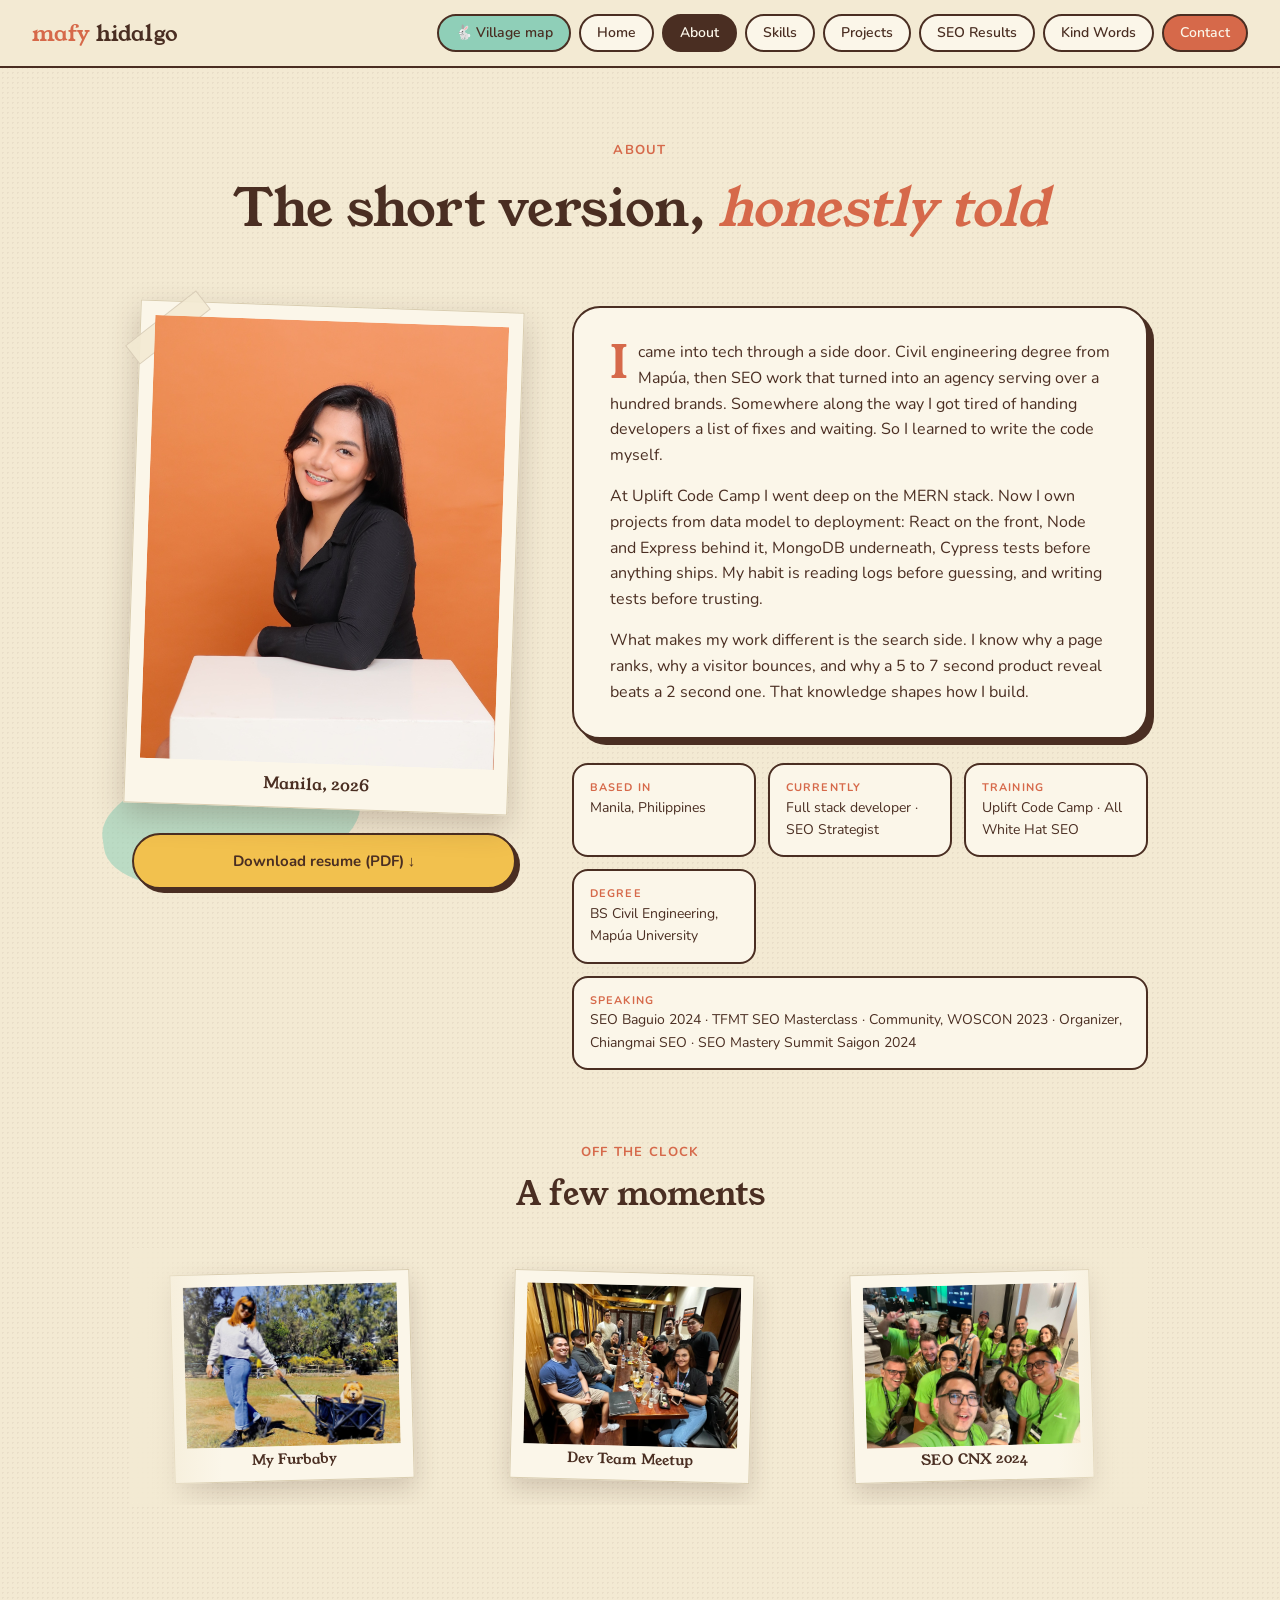
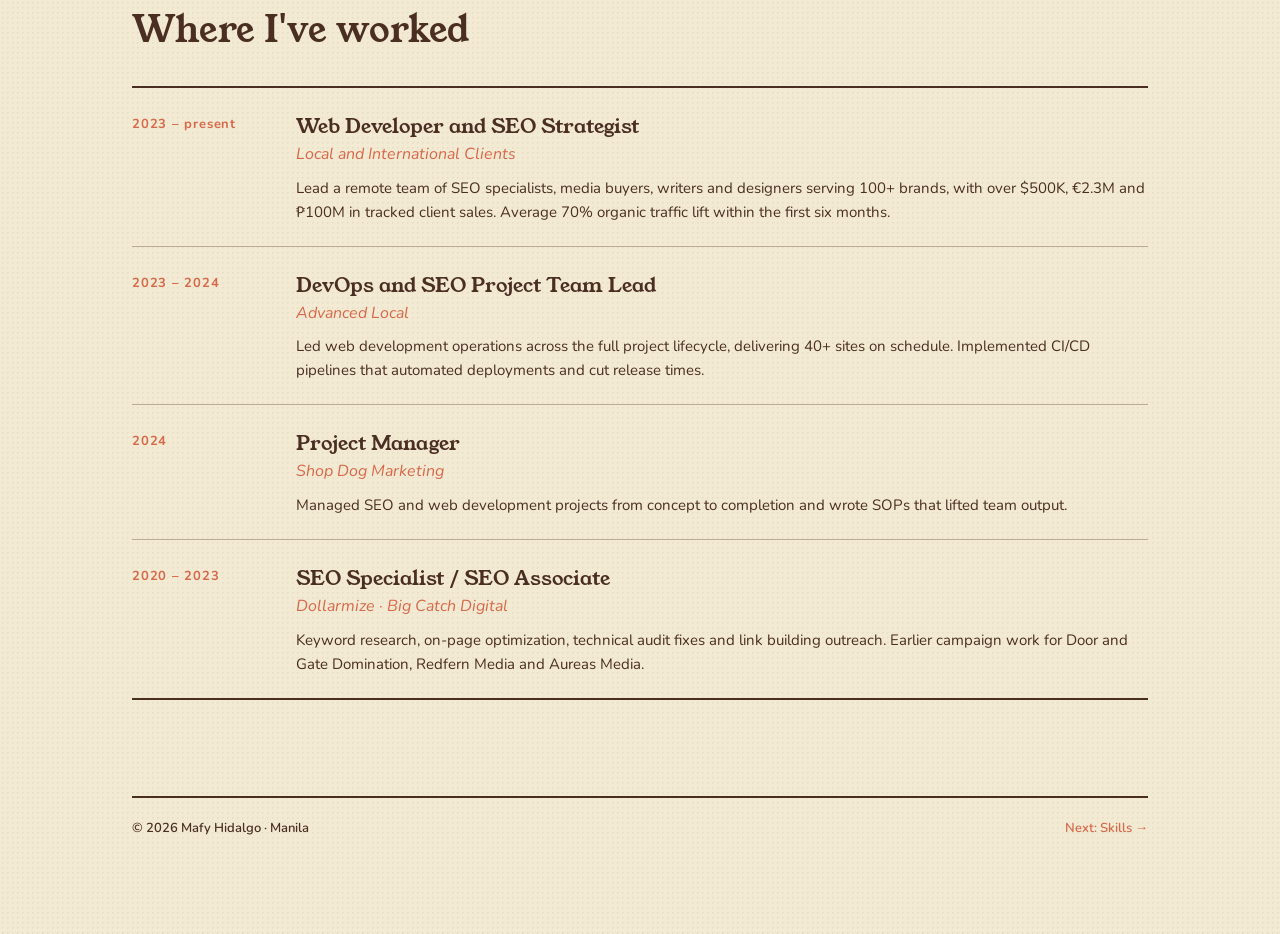
<file: about.html>
<!DOCTYPE html>
<html lang="en">
<head>
<meta charset="utf-8">
<meta name="viewport" content="width=device-width, initial-scale=1">
<title>About — Mafy Hidalgo</title>
<meta name="description" content="Civil engineer turned SEO strategist turned full stack developer. Manila based, growth engineer, conference speaker. The short version, honestly told.">
<link rel="icon" type="image/svg+xml" href="assets/favicon.svg">
<link rel="apple-touch-icon" href="assets/favicon.svg">
<link rel="stylesheet" href="assets/styles.css">
<style>
  .bio { display: grid; grid-template-columns: minmax(0, 1fr) minmax(0, 1.5fr); gap: 56px; align-items: start; position: relative; }
  .bio__blob { position: absolute; left: -30px; top: 60%; width: 260px; height: 120px; background: #8fcfb8; border-radius: 50% 40% 60% 50%; opacity: .55; z-index: 0; transform: rotate(-8deg); }
  .bio__left { position: relative; display: grid; gap: 24px; }
  .bio__frame { position: relative; background: #fbf6e9; padding: 14px 14px 44px; border: 1px solid #d9cdb0; box-shadow: 0 12px 30px rgba(74,46,34,.25); transform: rotate(2deg); }
  .bio__tape { position: absolute; left: -18px; top: 14px; transform: rotate(-40deg); width: 90px; height: 24px; background: rgba(243,234,211,.9); border: 1px solid rgba(74,46,34,.15); }
  .bio__slot { position: relative; width: 100%; aspect-ratio: 4/5; background: #e9dcbb; overflow: hidden; }
  .bio__caption { position: absolute; left: 0; right: 0; bottom: 10px; text-align: center; font-family: 'Young Serif', serif; font-size: 16px; }
  .bio__right { position: relative; display: grid; gap: 24px; }
  .bio__card { background: #fbf6e9; border: 2px solid #4a2e22; border-radius: 28px; padding: 32px 36px; box-shadow: 6px 6px 0 #4a2e22; display: grid; gap: 16px; font-size: 16px; }
  .bio__card p { margin: 0; }
  .bio__dropcap { font-family: 'Young Serif', serif; font-size: 44px; line-height: .8; color: #d6694a; float: left; margin: 6px 10px 0 0; }
  .facts { display: grid; grid-template-columns: repeat(auto-fit, minmax(180px, 1fr)); gap: 12px; font-size: 14px; }
  .fact { background: #fbf6e9; border: 2px solid #4a2e22; border-radius: 16px; padding: 14px 16px; }
  .fact__k { font-size: 11px; font-weight: 700; letter-spacing: .1em; text-transform: uppercase; color: #d6694a; }
  .fact--wide { grid-column: 1 / -1; }

  .timeline { margin-top: 96px; }
  .timeline h2 { font-family: 'Young Serif', serif; font-size: clamp(26px, 3.4vw, 36px); margin: 0 0 28px; font-weight: 400; }
  .job { display: grid; grid-template-columns: 140px minmax(0, 1fr); gap: 24px; padding: 22px 0; border-top: 1px solid #4a2e2255; }
  .job--first { border-top: 2px solid #4a2e22; }
  .job--last { border-bottom: 2px solid #4a2e22; }
  .job__when { font-size: 13px; font-weight: 700; letter-spacing: .06em; color: #d6694a; padding-top: 4px; }
  .job__role { font-family: 'Young Serif', serif; font-size: 20px; }
  .job__org { font-style: italic; color: #d6694a; }
  .job p { margin: 8px 0 0; font-size: 15px; }

  /* Photo strip — a scrolling loop of candid photos */
  .gallery { margin-top: 72px; }
  .gallery__head { text-align: center; margin-bottom: 28px; }
  .gallery__head h2 { font-family: 'Young Serif', serif; font-size: clamp(24px, 3.2vw, 32px); margin: 6px 0 0; font-weight: 400; }
  .gallery__track-wrap { position: relative; overflow: hidden; padding: 8px 0; }
  .gallery__fade-l, .gallery__fade-r { position: absolute; top: 0; bottom: 0; width: 90px; z-index: 2; pointer-events: none; }
  .gallery__fade-l { left: 0; background: linear-gradient(90deg, #f3ead3, transparent); }
  .gallery__fade-r { right: 0; background: linear-gradient(270deg, #f3ead3, transparent); }
  .gallery__track { display: flex; gap: 20px; width: max-content; animation: marquee 46s linear infinite; }
  .gallery__track:hover { animation-play-state: paused; }
  .photo { position: relative; width: 240px; flex: none; background: #fbf6e9; padding: 12px 12px 34px; border: 1px solid #d9cdb0; box-shadow: 0 10px 24px rgba(74,46,34,.2); }
  .photo:nth-child(odd) { transform: rotate(-1.5deg); }
  .photo:nth-child(even) { transform: rotate(1.5deg); }
  .photo__img { position: relative; aspect-ratio: 4/3; background: #e9dcbb; overflow: hidden; }
  .photo__img img { width: 100%; height: 100%; object-fit: cover; display: block; }
  .photo__cap { position: absolute; left: 0; right: 0; bottom: 9px; text-align: center; font-family: 'Young Serif', serif; font-size: 14px; }

  @media (max-width: 820px) {
    .bio { grid-template-columns: 1fr; }
    .bio__blob { display: none; }
    .job { grid-template-columns: 1fr; gap: 6px; }
  }
</style>
</head>
<body>
<div class="page-bg">
  <nav data-nav="about"></nav>
  <main class="main">
    <div class="page-head">
      <div class="eyebrow">About</div>
      <h1>The short version, <span class="accent">honestly told</span></h1>
    </div>

    <section class="bio">
      <div class="bio__blob"></div>
      <div class="bio__left">
        <div class="bio__frame">
          <div class="bio__tape"></div>
          <div class="bio__slot">
            <img src="assets/about-photo.jpeg" alt="Mafy Hidalgo in Manila" style="width:100%;height:100%;object-fit:cover;">
          </div>
          <div class="bio__caption">Manila, 2026</div>
        </div>
        <a href="Mafy-Hidalgo-Resume.pdf" download class="btn btn--gold">Download resume (PDF) &darr;</a>
      </div>
      <div class="bio__right">
        <div class="bio__card">
          <p><span class="bio__dropcap">I</span> came into tech through a side door. Civil engineering degree from Map&uacute;a, then SEO work that turned into an agency serving over a hundred brands. Somewhere along the way I got tired of handing developers a list of fixes and waiting. So I learned to write the code myself.</p>
          <p>At Uplift Code Camp I went deep on the MERN stack. Now I own projects from data model to deployment: React on the front, Node and Express behind it, MongoDB underneath, Cypress tests before anything ships. My habit is reading logs before guessing, and writing tests before trusting.</p>
          <p>What makes my work different is the search side. I know why a page ranks, why a visitor bounces, and why a 5 to 7 second product reveal beats a 2 second one. That knowledge shapes how I build.</p>
        </div>
        <div class="facts">
          <div class="fact"><div class="fact__k">Based in</div>Manila, Philippines</div>
          <div class="fact"><div class="fact__k">Currently</div>Full stack developer · SEO Strategist</div>
          <div class="fact"><div class="fact__k">Training</div>Uplift Code Camp · All White Hat SEO </div>
          <div class="fact"><div class="fact__k">Degree</div>BS Civil Engineering, Map&uacute;a University</div>
          <div class="fact fact--wide"><div class="fact__k">Speaking</div> SEO Baguio 2024 · TFMT SEO Masterclass · Community, WOSCON 2023 · Organizer, Chiangmai SEO · SEO Mastery Summit Saigon 2024</div>
        </div>
      </div>
    </section>

    <section class="gallery">
      <div class="gallery__head">
        <div class="eyebrow">Off the clock</div>
        <h2>A few moments</h2>
      </div>
      <div class="gallery__track-wrap">
        <div class="gallery__fade-l"></div>
        <div class="gallery__fade-r"></div>
        <div class="gallery__track" id="photo-track"></div>
      </div>
    </section>

    <section class="timeline">
      <h2>Where I've worked</h2>
      <div class="job job--first">
        <div class="job__when">2023 &ndash; present</div>
        <div>
          <div class="job__role">Web Developer and SEO Strategist</div>
          <div class="job__org">Local and International Clients</div>
          <p>Lead a remote team of SEO specialists, media buyers, writers and designers serving 100+ brands, with over $500K, &euro;2.3M and &#8369;100M in tracked client sales. Average 70% organic traffic lift within the first six months.</p>
        </div>
      </div>
      <div class="job">
        <div class="job__when">2023 &ndash; 2024</div>
        <div>
          <div class="job__role">DevOps and SEO Project Team Lead</div>
          <div class="job__org">Advanced Local</div>
          <p>Led web development operations across the full project lifecycle, delivering 40+ sites on schedule. Implemented CI/CD pipelines that automated deployments and cut release times.</p>
        </div>
      </div>
      <div class="job">
        <div class="job__when">2024</div>
        <div>
          <div class="job__role">Project Manager</div>
          <div class="job__org">Shop Dog Marketing</div>
          <p>Managed SEO and web development projects from concept to completion and wrote SOPs that lifted team output.</p>
        </div>
      </div>
      <div class="job job--last">
        <div class="job__when">2020 &ndash; 2023</div>
        <div>
          <div class="job__role">SEO Specialist / SEO Associate</div>
          <div class="job__org">Dollarmize · Big Catch Digital</div>
          <p>Keyword research, on-page optimization, technical audit fixes and link building outreach. Earlier campaign work for Door and Gate Domination, Redfern Media and Aureas Media.</p>
        </div>
      </div>
    </section>

    <footer class="footer"><span>&copy; <span data-year></span> Mafy Hidalgo · Manila</span><a href="skills.html">Next: Skills &rarr;</a></footer>
  </main>
</div>
<script src="assets/site.js"></script>
<script>
/* Photo strip: 5–7 candid photos, drawn twice for a seamless scroll.
   Put files in assets/photos/. Each caption is optional (use '' to skip). */
(function () {
  var track = document.getElementById('photo-track');
  if (!track) return;

  var photos = [
    { src: 'assets/photos/mafy-cash.jpg', cap: 'My Furbaby' },
    { src: 'assets/photos/devteam.webp',        cap: 'Dev Team Meetup' },
    { src: 'assets/photos/chiangmai.jpg',        cap: 'SEO CNX 2024' },
    { src: 'assets/photos/seobaguio.jpeg',      cap: 'SEO Baguio' },
    { src: 'assets/photos/ChiangMai-SEO.jpeg',      cap: 'Chiang Mai SEO' },
    { src: 'assets/photos/skillsmastery.jpg',      cap: 'Speaker at TMFT Skill Mastery' }
    // ...5 to 7 works best
  ];

  function card(photo, decorative) {
    var cap = photo.cap
      ? '<div class="photo__cap">' + photo.cap + '</div>'
      : '';
    return '<figure class="photo">' +
      '<div class="photo__img"><img src="' + photo.src + '" alt="' +
        (decorative ? '' : (photo.cap || 'Mafy Hidalgo')) + '"' +
        (decorative ? ' aria-hidden="true"' : '') + '></div>' +
      cap + '</figure>';
  }

  var first = photos.map(function (p) { return card(p, false); }).join('');
  var second = photos.map(function (p) { return card(p, true); }).join('');
  track.innerHTML = first + second;
})();
</script>
</body>
</html>
</file>
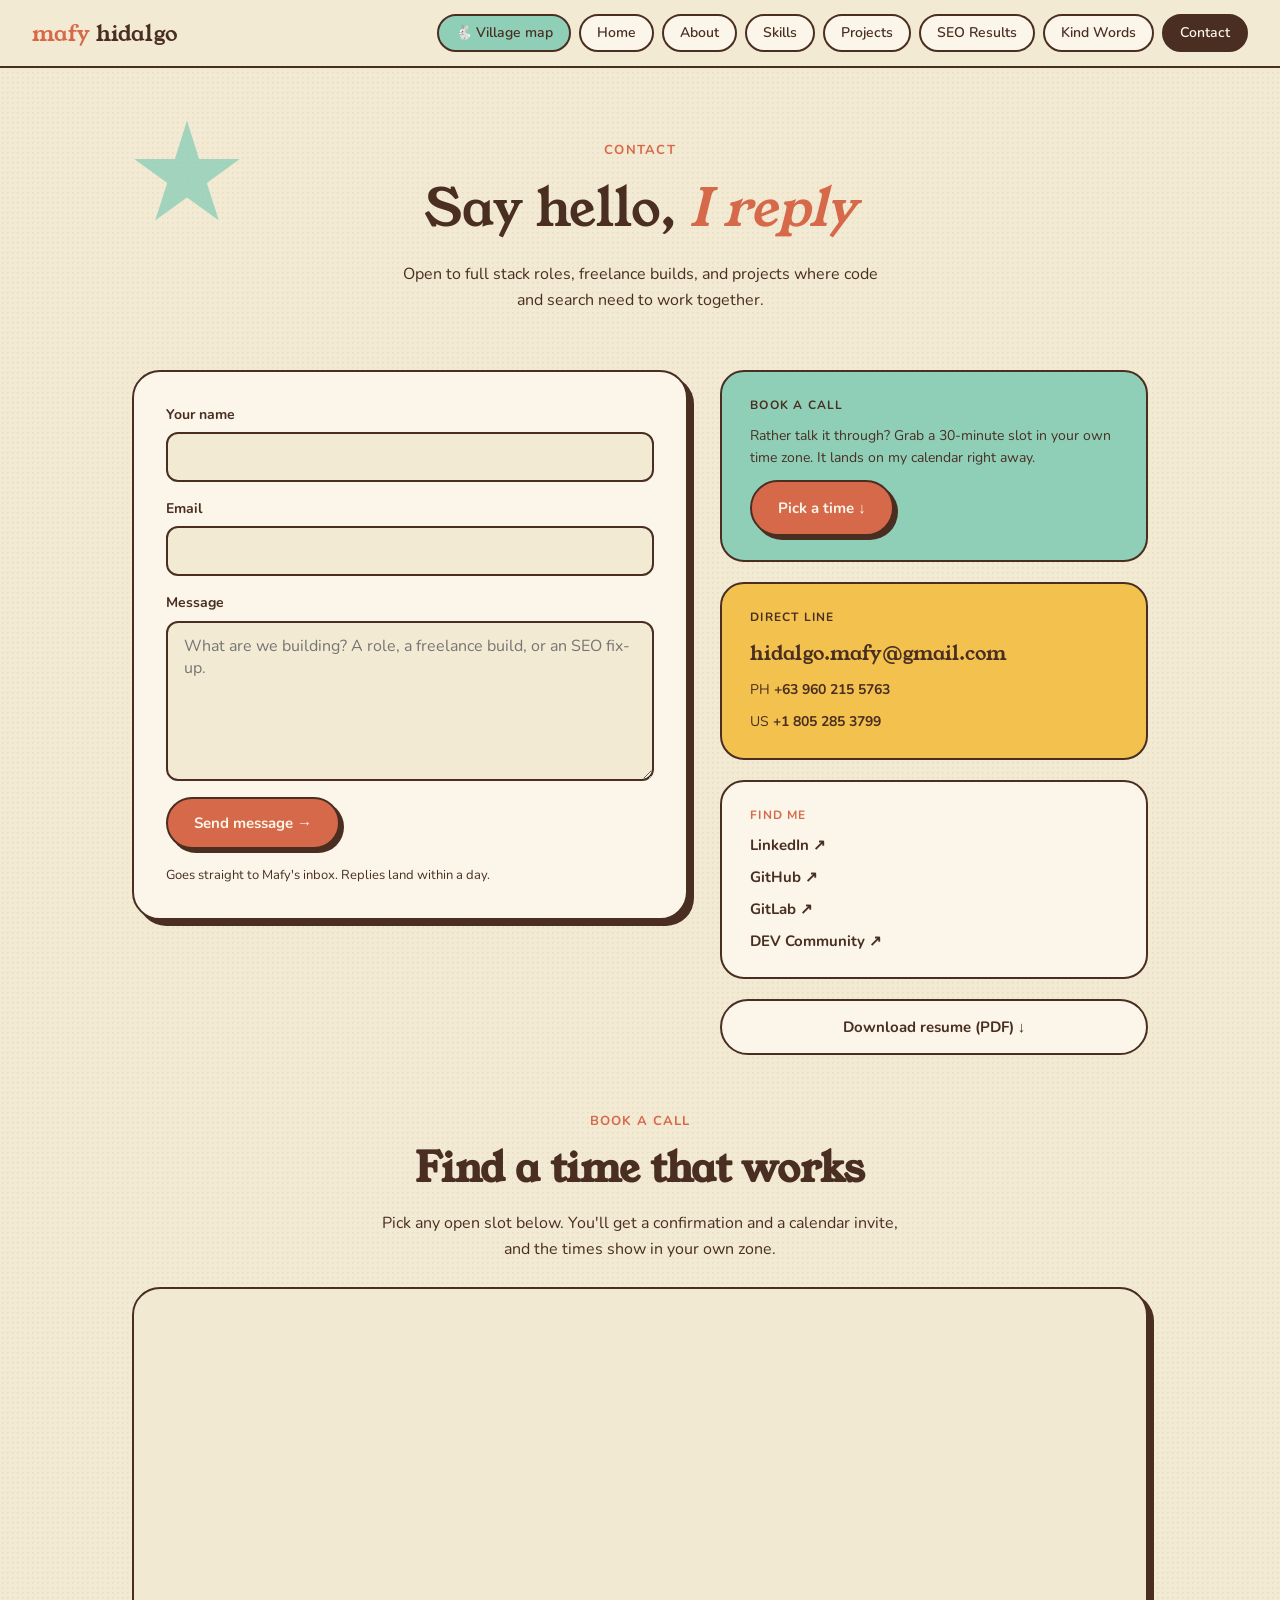
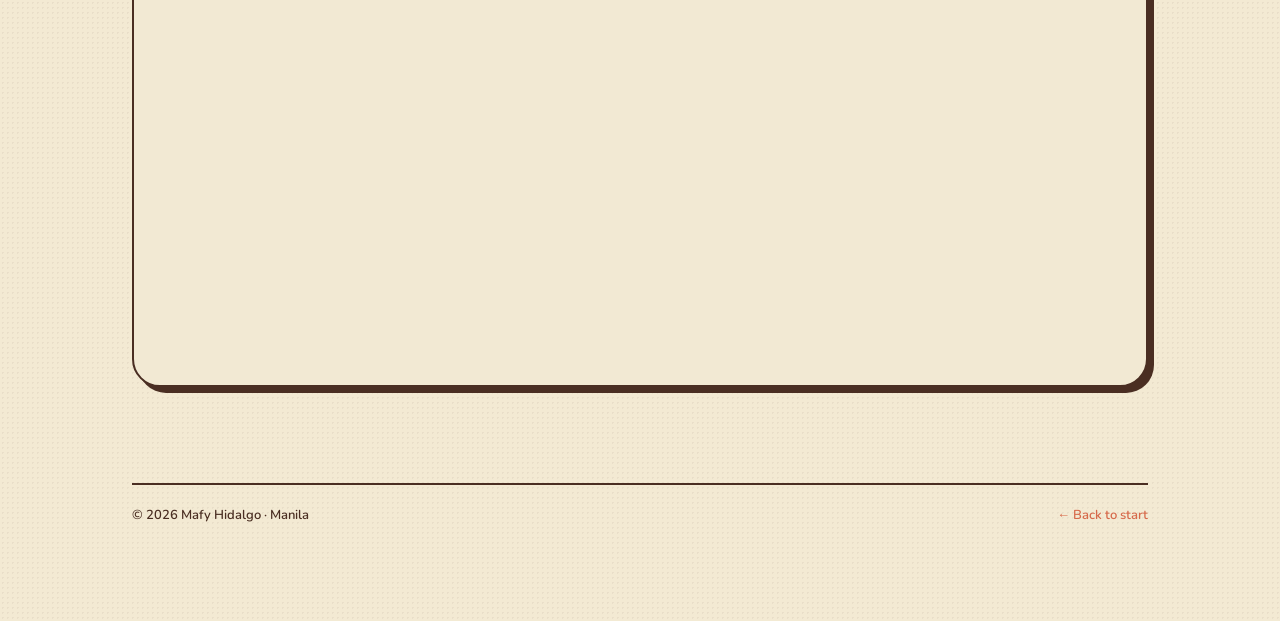
<file: contact.html>
<!DOCTYPE html>
<html lang="en">
<head>
<meta charset="utf-8">
<meta name="viewport" content="width=device-width, initial-scale=1">
<title>Contact — Mafy Hidalgo</title>
<meta name="description" content="Say hello. Mafy Hidalgo is open to full stack roles, freelance builds, and projects where code and search need to work together.">
<link rel="icon" type="image/svg+xml" href="assets/favicon.svg">
<link rel="apple-touch-icon" href="assets/favicon.svg">
<link rel="stylesheet" href="assets/styles.css">
<style>
  .contact-head { position: relative; }
  .contact-head__star { position: absolute; left: 0; top: -20px; width: 110px; height: 110px; background: #8fcfb8; clip-path: polygon(50% 0%,61% 35%,98% 35%,68% 57%,79% 91%,50% 70%,21% 91%,32% 57%,2% 35%,39% 35%); opacity: .8; }
  .contact-head p { margin: 0 auto; max-width: 50ch; }

  .contact-grid { display: grid; grid-template-columns: minmax(0, 1.3fr) minmax(0, 1fr); gap: 32px; align-items: start; }
  .contact-form { background: #fbf6e9; border: 2px solid #4a2e22; border-radius: 28px; padding: 32px; box-shadow: 6px 6px 0 #4a2e22; display: grid; gap: 16px; }
  .contact-form label { font-weight: 700; font-size: 14px; display: grid; gap: 6px; }
  .contact-form input, .contact-form textarea { font-family: inherit; font-size: 16px; font-weight: 400; padding: 12px 16px; background: #f3ead3; border: 2px solid #4a2e22; border-radius: 12px; color: #4a2e22; outline: none; width: 100%; }
  .contact-form textarea { resize: vertical; }
  .contact-form input:focus, .contact-form textarea:focus { box-shadow: 0 0 0 3px #f2c14e; }
  .contact-form .note { margin: 0; font-size: 13px; }

  .contact-side { display: grid; gap: 20px; }
  .contact-card { border: 2px solid #4a2e22; border-radius: 24px; padding: 24px 28px; display: grid; gap: 10px; }
  .contact-card--direct { background: #f2c14e; }
  .contact-card--book { background: #8fcfb8; }
  .contact-card--book .contact-card__k { color: #4a2e22; }
  .contact-card--find { background: #fbf6e9; gap: 8px; font-weight: 700; font-size: 15px; }
  .contact-card__k { font-size: 12px; font-weight: 700; letter-spacing: .1em; text-transform: uppercase; }
  .contact-card--find .contact-card__k { color: #d6694a; }
  .contact-card__email { font-family: 'Young Serif', serif; font-size: 20px; color: #4a2e22; word-break: break-all; }
  .contact-card__email:hover { color: #d6694a; }
  .contact-card a.link { color: #4a2e22; }
  .contact-card a.link:hover { color: #d6694a; }

  .book-section { margin-top: 56px; scroll-margin-top: 20px; }
  .book-head { text-align: center; margin-bottom: 24px; }
  .book-head .eyebrow { color: #d6694a; font-weight: 700; letter-spacing: .08em; text-transform: uppercase; font-size: 13px; }
  .book-head h2 { font-family: 'Young Serif', serif; font-size: clamp(28px, 4vw, 40px); margin: 6px 0 10px; }
  .book-head p { margin: 0 auto; max-width: 52ch; }
  .calendly-inline-widget { border: 2px solid #4a2e22; border-radius: 28px; overflow: hidden; box-shadow: 6px 6px 0 #4a2e22; background: #f2e9d3; }

  @media (max-width: 820px) { .contact-grid { grid-template-columns: 1fr; } }
</style>
</head>
<body>
<div class="page-bg">
  <nav data-nav="contact"></nav>
  <main class="main">
    <div class="page-head contact-head">
      <div class="contact-head__star"></div>
      <div class="eyebrow">Contact</div>
      <h1>Say hello, <span class="accent">I reply</span></h1>
      <p>Open to full stack roles, freelance builds, and projects where code and search need to work together.</p>
    </div>

    <div class="contact-grid">
      <form class="contact-form" id="contact-form" name="contact" method="POST" data-netlify="true" netlify-honeypot="bot-field" action="/thank-you.html">
        <input type="hidden" name="form-name" value="contact">
        <p style="display:none;"><label>Leave this empty <input name="bot-field"></label></p>
        <label>Your name<input name="name" id="c-name" required autocomplete="name"></label>
        <label>Email<input name="email" id="c-email" type="email" required autocomplete="email"></label>
        <label>Message<textarea name="message" id="c-msg" rows="6" required placeholder="What are we building? A role, a freelance build, or an SEO fix-up."></textarea></label>
        <button type="submit" class="btn btn--clay" style="justify-self:start;">Send message &rarr;</button>
        <p class="note">Goes straight to Mafy's inbox. Replies land within a day.</p>
      </form>

      <div class="contact-side">
        <div class="contact-card contact-card--book">
          <div class="contact-card__k">Book a call</div>
          <p style="margin:0;font-size:14px;">Rather talk it through? Grab a 30-minute slot in your own time zone. It lands on my calendar right away.</p>
          <a class="btn btn--clay" style="justify-self:start;" href="#book">Pick a time &darr;</a>
        </div>
        <div class="contact-card contact-card--direct">
          <div class="contact-card__k">Direct line</div>
          <a class="contact-card__email" href="mailto:hidalgo.mafy@gmail.com">hidalgo.mafy@gmail.com</a>
          <div style="font-size:14px;">PH <a class="link" href="tel:+639602155763" style="font-weight:700;">+63 960 215 5763</a></div>
          <div style="font-size:14px;">US <a class="link" href="tel:+18052853799" style="font-weight:700;">+1 805 285 3799</a></div>
        </div>
        <div class="contact-card contact-card--find">
          <div class="contact-card__k">Find me</div>
          <a class="link" href="https://linkedin.com/in/mafy-hidalgo" target="_blank" rel="noopener">LinkedIn &#8599;</a>
          <a class="link" href="https://github.com/littlenutbrownhare" target="_blank" rel="noopener">GitHub &#8599;</a>
          <a class="link" href="https://gitlab.com/ma-faye-hidalgo" target="_blank" rel="noopener">GitLab &#8599;</a>
          <a class="link" href="https://dev.to/mafymafymafy00xx00" target="_blank" rel="noopener">DEV Community &#8599;</a>
        </div>
        <a href="Mafy-Hidalgo-Resume.pdf" download class="btn btn--panel">Download resume (PDF) &darr;</a>
      </div>
    </div>

    <section id="book" class="book-section">
      <div class="book-head">
        <div class="eyebrow">Book a call</div>
        <h2>Find a time that works</h2>
        <p>Pick any open slot below. You'll get a confirmation and a calendar invite, and the times show in your own zone.</p>
      </div>
      <div class="calendly-inline-widget" data-url="https://calendly.com/hidalgo-mafy/lets-talk?hide_gdpr_banner=1&background_color=f2e9d3&primary_color=d6694b" style="min-width:320px;height:700px;"></div>
      <script type="text/javascript" src="https://assets.calendly.com/assets/external/widget.js" async></script>
    </section>

    <footer class="footer"><span>&copy; <span data-year></span> Mafy Hidalgo · Manila</span><a href="home.html">&larr; Back to start</a></footer>
  </main>
</div>
<script src="assets/site.js"></script>
</body>
</html>
</file>
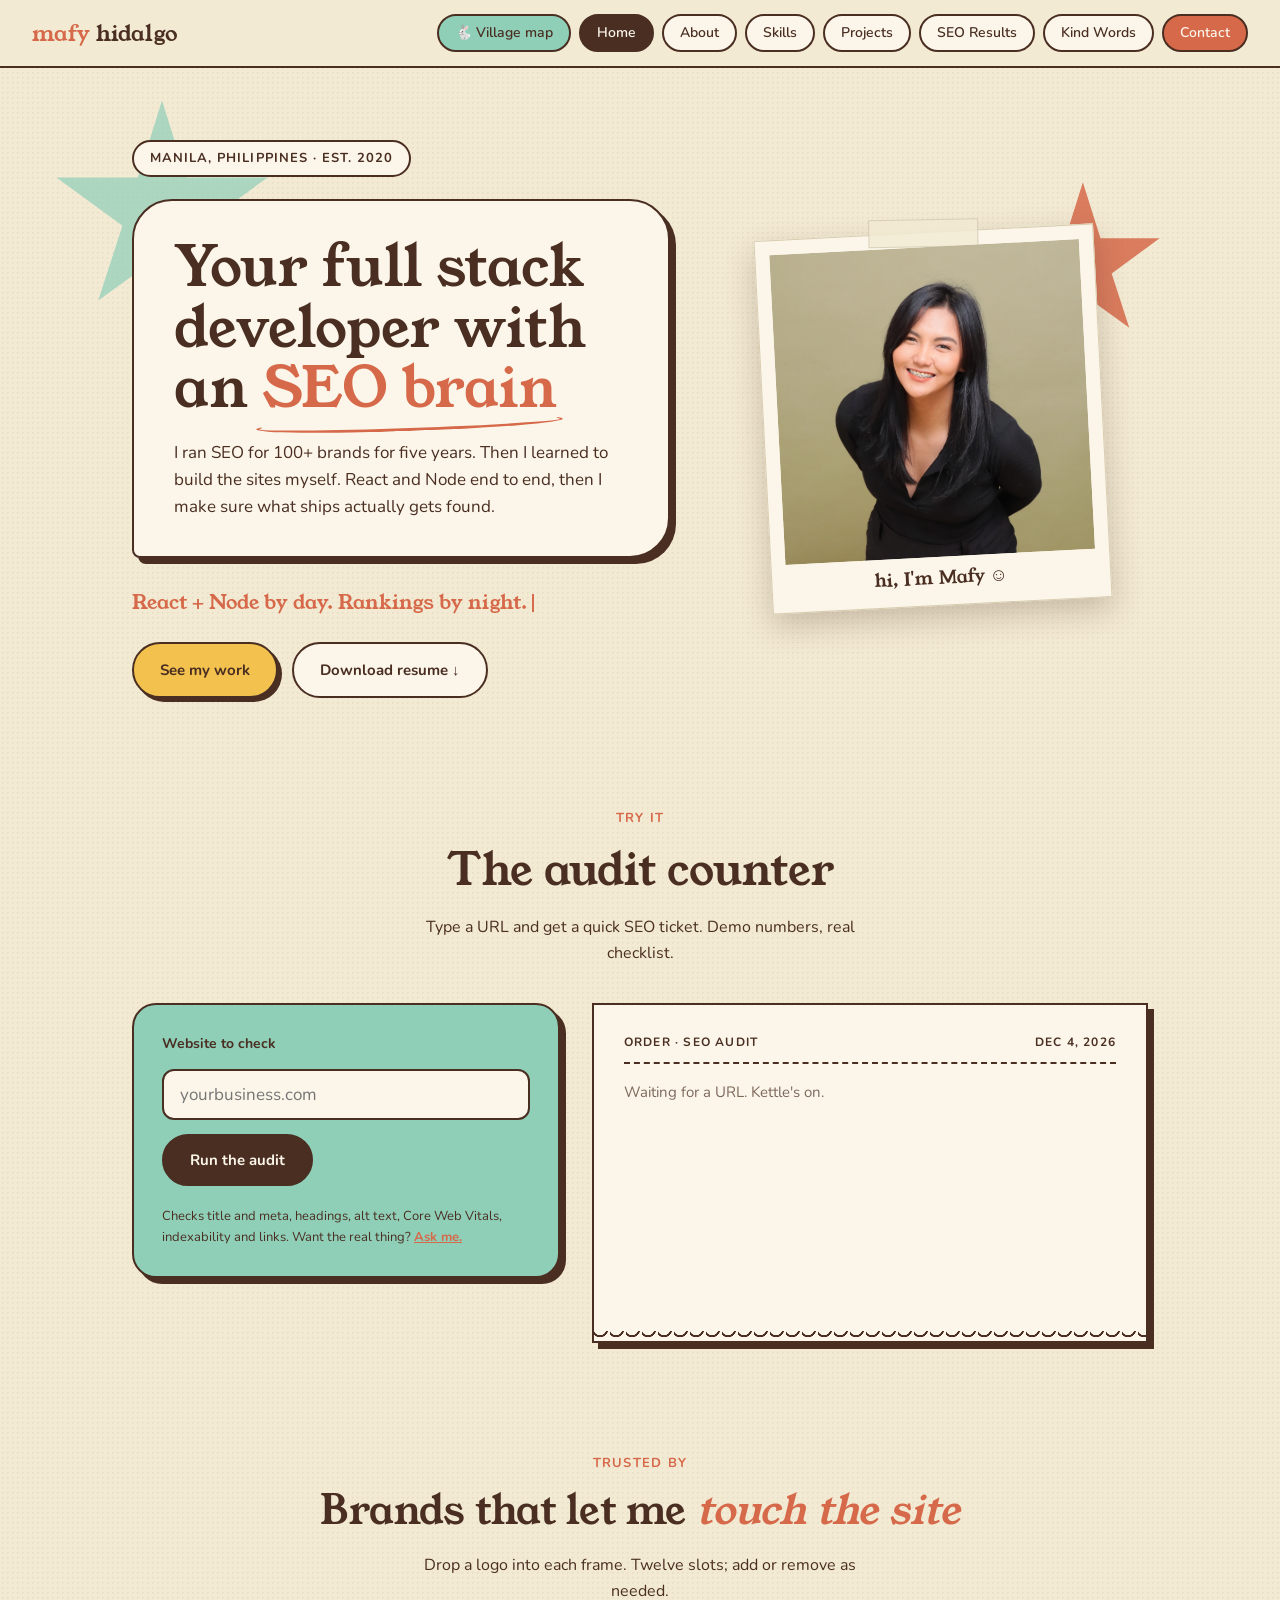
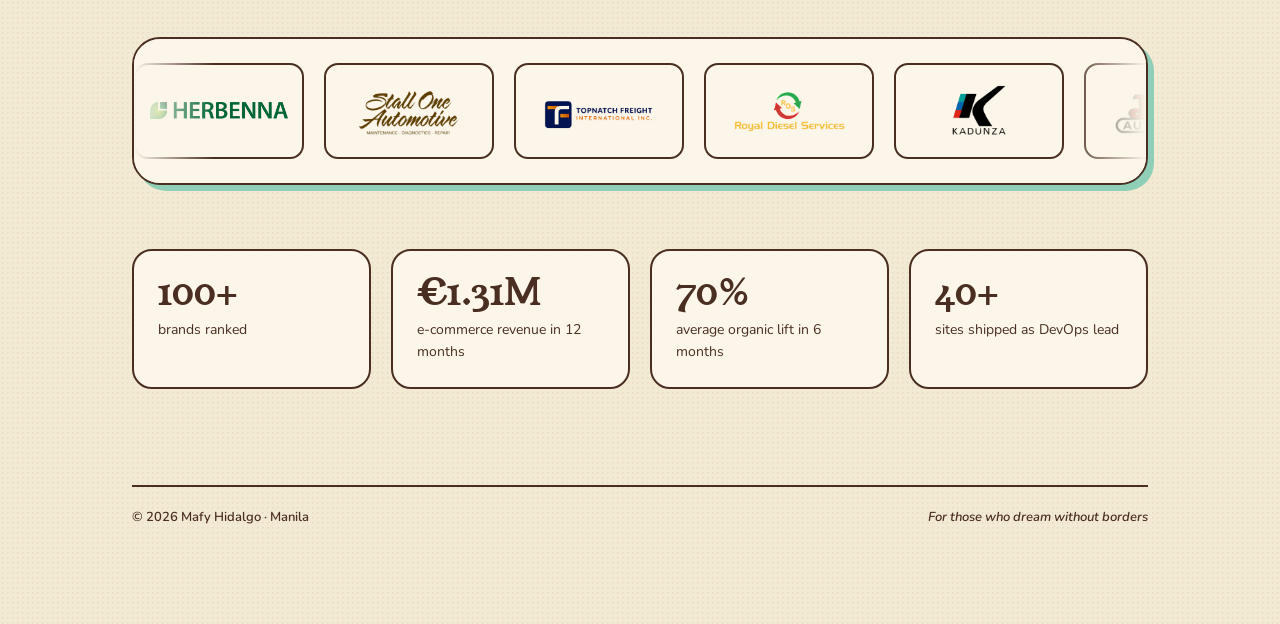
<file: home.html>
<!DOCTYPE html>
<html lang="en">
<head>
<meta charset="utf-8">
<meta name="viewport" content="width=device-width, initial-scale=1">
<title>Mafy Hidalgo — Full stack developer with an SEO brain</title>
<meta name="description" content="Mafy Hidalgo builds React and Node applications end to end, then applies five years of SEO for 100+ brands so the sites she ships get found and get used. Manila, Philippines.">
<link rel="icon" type="image/svg+xml" href="assets/favicon.svg">
<link rel="apple-touch-icon" href="assets/favicon.svg">
<link rel="stylesheet" href="assets/styles.css">
<style>
  .hero { display: grid; grid-template-columns: minmax(0, 1.25fr) minmax(0, 1fr); gap: 48px; align-items: center; position: relative; }
  .hero__star { position: absolute; left: -80px; top: -40px; width: 220px; height: 220px; background: #8fcfb8; clip-path: polygon(50% 0%,61% 35%,98% 35%,68% 57%,79% 91%,50% 70%,21% 91%,32% 57%,2% 35%,39% 35%); opacity: .7; pointer-events: none; }
  .hero__badge { display: inline-block; background: #fbf6e9; border: 2px solid #4a2e22; border-radius: 999px; padding: 6px 16px; font-size: 13px; font-weight: 700; letter-spacing: .08em; text-transform: uppercase; }
  .hero__bubble { position: relative; margin-top: 22px; background: #fbf6e9; border: 2px solid #4a2e22; border-radius: 40px 40px 40px 8px; padding: 36px 40px; box-shadow: 6px 6px 0 #4a2e22; }
  .hero__bubble h1 { font-family: 'Young Serif', serif; font-size: clamp(34px, 4.6vw, 56px); line-height: 1.08; margin: 0; font-weight: 400; }
  .hero__u { color: #d6694a; position: relative; white-space: nowrap; }
  .hero__u span { position: absolute; left: -6px; right: -6px; bottom: -4px; height: 14px; border: 3px solid #d6694a; border-radius: 50%; border-top-color: transparent; transform: rotate(-2deg); }
  .hero__bubble p { margin: 20px 0 0; font-size: 17px; max-width: 46ch; }
  .hero__typed { margin-top: 28px; font-family: 'Young Serif', serif; font-size: 20px; color: #d6694a; min-height: 30px; }
  .hero__cta { display: flex; gap: 14px; flex-wrap: wrap; margin-top: 24px; }
  .hero__photo-wrap { position: relative; justify-self: center; width: min(100%, 340px); }
  .hero__spin { position: absolute; right: -60px; top: -50px; width: 160px; height: 160px; background: #d6694a; clip-path: polygon(50% 0%,61% 35%,98% 35%,68% 57%,79% 91%,50% 70%,21% 91%,32% 57%,2% 35%,39% 35%); opacity: .85; animation: spin 40s linear infinite; pointer-events: none; }
  .hero__frame { position: relative; background: #fbf6e9; padding: 14px 14px 48px; border: 1px solid #d9cdb0; box-shadow: 0 12px 30px rgba(74,46,34,.25); transform: rotate(-3deg); }
  .hero__tape { position: absolute; left: 50%; top: -14px; transform: translateX(-50%) rotate(2deg); width: 110px; height: 28px; background: rgba(243,234,211,.85); border: 1px solid rgba(74,46,34,.15); }
  .hero__slot { position: relative; width: 100%; aspect-ratio: 1; background: #e9dcbb; overflow: hidden; }
  .hero__caption { position: absolute; left: 0; right: 0; bottom: 12px; text-align: center; font-family: 'Young Serif', serif; font-size: 18px; }

  .audit { margin-top: 110px; position: relative; }
  .audit__head { text-align: center; margin-bottom: 36px; }
  .audit__head h2 { font-family: 'Young Serif', serif; font-size: clamp(30px, 4vw, 44px); margin: 6px 0 10px; font-weight: 400; }
  .audit__head p { margin: 0 auto; max-width: 48ch; }
  .audit__grid { display: grid; grid-template-columns: minmax(0, 1fr) minmax(0, 1.3fr); gap: 32px; align-items: start; }
  .audit__form { background: #8fcfb8; border: 2px solid #4a2e22; border-radius: 24px; padding: 28px; box-shadow: 6px 6px 0 #4a2e22; display: grid; gap: 14px; }
  .audit__form label { font-weight: 700; font-size: 14px; }
  .audit__form input { font-family: inherit; font-size: 17px; padding: 12px 16px; background: #fbf6e9; border: 2px solid #4a2e22; border-radius: 12px; color: #4a2e22; outline: none; width: 100%; }
  .audit__form input:focus { box-shadow: 0 0 0 3px #f2c14e; }
  .audit__form .note { margin: 6px 0 0; font-size: 13px; }
  .audit__ticket { position: relative; background: #fbf6e9; border: 2px solid #4a2e22; padding: 28px 30px 34px; min-height: 340px; font-size: 15px; box-shadow: 6px 6px 0 #4a2e22; }
  .audit__perf { position: absolute; left: 0; right: 0; bottom: -2px; height: 12px; background: radial-gradient(circle at 6px -2px, transparent 6px, #4a2e22 6.5px, #4a2e22 8px, transparent 8.5px) 0 0/16px 12px repeat-x; }
  .audit__ticket-head { display: flex; justify-content: space-between; font-size: 12px; font-weight: 700; letter-spacing: .1em; text-transform: uppercase; border-bottom: 2px dashed #4a2e22; padding-bottom: 10px; margin-bottom: 16px; }
  .audit-line { display: flex; gap: 12px; line-height: 2; border-bottom: 1px dotted #d9cdb0; }
  .audit-mark { color: #d6694a; min-width: 20px; font-weight: 700; }
  .audit-cursor { display: inline-block; width: 9px; height: 16px; background: #4a2e22; animation: blink 1s steps(1) infinite; margin-top: 8px; }
  .audit__result { margin-top: 20px; display: none; justify-content: space-between; align-items: center; gap: 16px; flex-wrap: wrap; }
  .audit__grade { font-size: 14px; font-weight: 700; }
  .audit__badge { width: 110px; height: 110px; background: #f2c14e; clip-path: polygon(50% 0%,61% 35%,98% 35%,68% 57%,79% 91%,50% 70%,21% 91%,32% 57%,2% 35%,39% 35%); display: grid; place-items: center; text-align: center; font-family: 'Young Serif', serif; line-height: 1; }
  .audit__badge > span { font-size: 30px; }
  .audit__badge small { font-size: 12px; display: block; font-family: 'Nunito', sans-serif; font-weight: 700; }

  .trusted { margin-top: 110px; }
  .trusted__head { text-align: center; margin-bottom: 32px; }
  .trusted__head h2 { font-family: 'Young Serif', serif; font-size: clamp(28px, 3.6vw, 40px); margin: 6px 0 10px; font-weight: 400; }
  .trusted__head .accent { color: #d6694a; font-style: italic; }
  .trusted__head p { margin: 0 auto; max-width: 48ch; }
  .marquee-wrap { background: #fbf6e9; border: 2px solid #4a2e22; border-radius: 28px; padding: 24px 0; box-shadow: 6px 6px 0 #8fcfb8; overflow: hidden; position: relative; }
  .marquee-fade-l, .marquee-fade-r { position: absolute; top: 0; bottom: 0; width: 80px; z-index: 2; pointer-events: none; }
  .marquee-fade-l { left: 0; background: linear-gradient(90deg, #fbf6e9, transparent); }
  .marquee-fade-r { right: 0; background: linear-gradient(270deg, #fbf6e9, transparent); }
  .marquee { display: flex; gap: 20px; width: max-content; animation: marquee 40s linear infinite; }
  .marquee:hover { animation-play-state: paused; }
  .logo-slot { position: relative; width: 170px; height: 96px; background: #fbf6e9; border: 2px solid #4a2e22; border-radius: 14px; overflow: hidden; flex: none; }
  .logo-slot img { width: 100%; height: 100%; object-fit: contain; padding: 14px; }

  .stats { margin-top: 64px; display: grid; grid-template-columns: repeat(auto-fit, minmax(200px, 1fr)); gap: 20px; }
  .stat { display: block; color: #4a2e22; background: #fbf6e9; border: 2px solid #4a2e22; border-radius: 20px; padding: 24px; }
  .stat:hover { background: #f2c14e; color: #4a2e22; }
  .stat__n { font-family: 'Young Serif', serif; font-size: 36px; line-height: 1; }
  .stat__l { font-size: 14px; margin-top: 8px; }

  @media (max-width: 820px) {
    .hero, .audit__grid { grid-template-columns: 1fr; }
    .hero__star, .hero__spin { display: none; }
  }
</style>
</head>
<body>
<div class="page-bg">
  <nav data-nav="home"></nav>
  <main class="main">
    <header class="hero">
      <div class="hero__star"></div>
      <div style="position:relative;">
        <div class="hero__badge">Manila, Philippines · Est. 2020</div>
        <div class="hero__bubble">
          <h1>Your full stack developer with an <span class="hero__u">SEO brain<span></span></span></h1>
          <p>I ran SEO for 100+ brands for five years. Then I learned to build the sites myself. React and Node end to end, then I make sure what ships actually gets found.</p>
        </div>
        <div class="hero__typed" id="typed">|</div>
        <div class="hero__cta">
          <a href="projects.html" class="btn btn--gold">See my work</a>
          <a href="Mafy-Hidalgo-Resume.pdf" download class="btn btn--panel">Download resume &darr;</a>
        </div>
      </div>
      <div class="hero__photo-wrap">
        <div class="hero__spin"></div>
        <div class="hero__frame">
          <div class="hero__tape"></div>
          <div class="hero__slot">
            <img src="assets/Mafy.png" alt="Mafy Hidalgo" style="width:100%;height:100%;object-fit:cover;">
          </div>
          <div class="hero__caption">hi, I'm Mafy &#9786;</div>
        </div>
      </div>
    </header>

    <section class="audit" id="audit">
      <div class="audit__head">
        <div class="eyebrow">Try it</div>
        <h2>The audit counter</h2>
        <p>Type a URL and get a quick SEO ticket. Demo numbers, real checklist.</p>
      </div>
      <div class="audit__grid">
        <form class="audit__form" id="audit-form">
          <label for="audit-url">Website to check</label>
          <input id="audit-url" placeholder="yourbusiness.com" autocomplete="off">
          <button type="submit" class="btn btn--ink" id="audit-btn" style="justify-self:start;">Run the audit</button>
          <p class="note">Checks title and meta, headings, alt text, Core Web Vitals, indexability and links. Want the real thing? <a href="contact.html" style="font-weight:700;text-decoration:underline;">Ask me.</a></p>
        </form>
        <div class="audit__ticket">
          <div class="audit__perf"></div>
          <div class="audit__ticket-head"><span>Order · SEO audit</span><span id="audit-date"></span></div>
          <p id="audit-idle" style="margin:0;opacity:.7;">Waiting for a URL. Kettle's on.</p>
          <div id="audit-lines"></div>
          <div class="audit__result" id="audit-result">
            <div class="audit__grade" id="audit-grade"></div>
            <div class="audit__badge" id="audit-score"><span>0<small>/100</small></span></div>
          </div>
        </div>
      </div>
    </section>

    <section class="trusted" id="trusted">
      <div class="trusted__head">
        <div class="eyebrow">Trusted by</div>
        <h2>Brands that let me <span class="accent">touch the site</span></h2>
        <p>Drop a logo into each frame. Twelve slots; add or remove as needed.</p>
      </div>
      <div class="marquee-wrap">
        <div class="marquee-fade-l"></div>
        <div class="marquee-fade-r"></div>
        <div class="marquee" id="logo-marquee"></div>
      </div>
    </section>

    <section class="stats">
      <a href="case-studies.html" class="stat"><div class="stat__n">100+</div><div class="stat__l">brands ranked</div></a>
      <a href="case-studies.html" class="stat"><div class="stat__n">&euro;1.31M</div><div class="stat__l">e-commerce revenue in 12 months</div></a>
      <a href="case-studies.html" class="stat"><div class="stat__n">70%</div><div class="stat__l">average organic lift in 6 months</div></a>
      <a href="about.html" class="stat"><div class="stat__n">40+</div><div class="stat__l">sites shipped as DevOps lead</div></a>
    </section>

    <footer class="footer"><span>&copy; <span data-year></span> Mafy Hidalgo · Manila</span><span class="italic">For those who dream without borders</span></footer>
  </main>
</div>

<script src="assets/site.js"></script>
<script src="assets/audit.js"></script>
<script>
/* Hero typing tagline */
(function () {
  var el = document.getElementById('typed');
  if (!el) return;
  var lines = ['React + Node by day. Rankings by night.', 'Data model \u2192 deployment \u2192 page one.', 'For those who dream without borders.'];
  var idx = 0, typed = '', tick, pause;
  function run() {
    var full = lines[idx % lines.length];
    tick = setInterval(function () {
      if (typed.length < full.length) { typed = full.slice(0, typed.length + 1); el.textContent = typed + '|'; }
      else { clearInterval(tick); pause = setTimeout(function () { typed = ''; idx++; run(); }, 2600); }
    }, 55);
  }
  run();
})();

/* Logo marquee: real client logos, drawn twice for a seamless loop.
   Add or remove entries below. Put the files in assets/logos/.
   Use SVG or transparent PNG; avoid JPG (no transparency = white box). */
(function () {
  var wrap = document.getElementById('logo-marquee');
  if (!wrap) return;

  var logos = [
    { src: 'assets/logos/Herbenna.png',   alt: 'Herbenna' },
    { src: 'assets/logos/2.png',   alt: '-' },
    { src: 'assets/logos/3.png',   alt: '-' },
    { src: 'assets/logos/4.png',   alt: '-' },
    { src: 'assets/logos/5.png',   alt: '-' },
    { src: 'assets/logos/6.png',   alt: '-' },
    { src: 'assets/logos/7.png',   alt: '-' },
    { src: 'assets/logos/11.png',   alt: '-' },
    { src: 'assets/logos/12.png',   alt: '-' },
    { src: 'assets/logos/triviva.png',   alt: 'Triviva Health' },
    { src: 'assets/logos/hnc-logo.png',   alt: 'Herbs and Nature' },
    { src: 'assets/logos/Trevenodd.png',   alt: 'Trevenodd Corporation' },
    { src: 'assets/logos/perthcoffee.png', alt: 'Perth Coffee Exchange' }
  ];

  function frame(logo, hideFromReaders) {
    return '<div class="logo-slot">' +
      '<img src="' + logo.src + '" alt="' + (hideFromReaders ? '' : logo.alt) + '"' +
      (hideFromReaders ? ' aria-hidden="true"' : '') + '>' +
      '</div>';
  }

  // First copy is the real one; second copy is decorative (hidden from screen readers).
  var first = logos.map(function (l) { return frame(l, false); }).join('');
  var second = logos.map(function (l) { return frame(l, true); }).join('');
  wrap.innerHTML = first + second;
})();
</script>
</body>
</html>
</file>
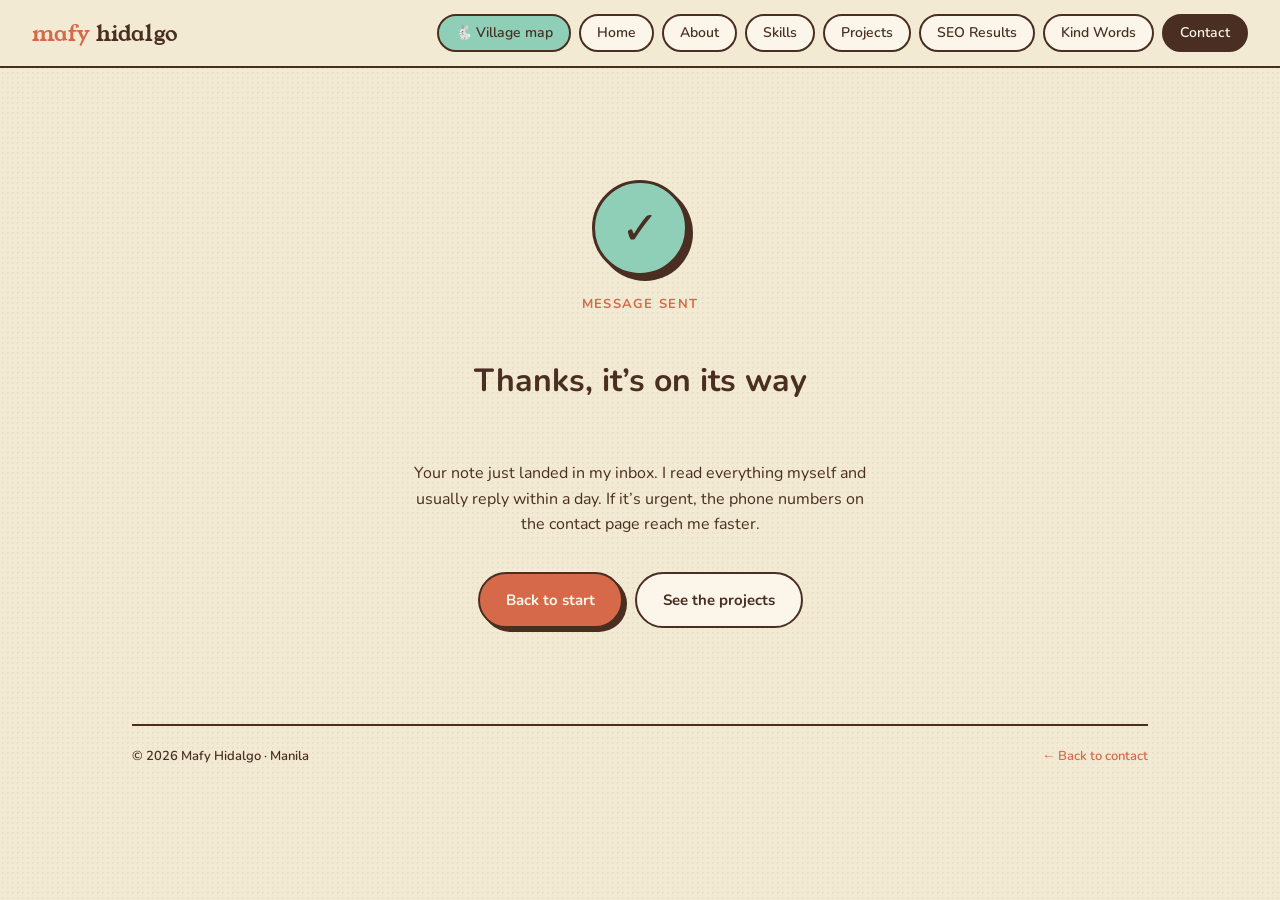
<file: thank-you.html>
<!DOCTYPE html>
<html lang="en">
<head>
<meta charset="utf-8">
<meta name="viewport" content="width=device-width, initial-scale=1">
<title>Message sent — Mafy Hidalgo</title>
<meta name="robots" content="noindex">
<link rel="icon" type="image/svg+xml" href="assets/favicon.svg">
<link rel="apple-touch-icon" href="assets/favicon.svg">
<link rel="stylesheet" href="assets/styles.css">
<style>
  .ty { text-align: center; max-width: 46ch; margin: 40px auto; display: grid; gap: 18px; justify-items: center; }
  .ty__mark { width: 96px; height: 96px; border-radius: 50%; background: #8fcfb8; border: 3px solid #4a2e22; display: grid; place-items: center; font-size: 46px; box-shadow: 5px 5px 0 #4a2e22; }
</style>
</head>
<body>
<div class="page-bg">
  <nav data-nav="contact"></nav>
  <main class="main">
    <div class="ty">
      <div class="ty__mark">&#10003;</div>
      <div class="eyebrow">Message sent</div>
      <h1>Thanks, it&rsquo;s on its way</h1>
      <p>Your note just landed in my inbox. I read everything myself and usually reply within a day. If it&rsquo;s urgent, the phone numbers on the contact page reach me faster.</p>
      <div style="display:flex;gap:12px;flex-wrap:wrap;justify-content:center;">
        <a href="home.html" class="btn btn--clay">Back to start</a>
        <a href="projects.html" class="btn btn--panel">See the projects</a>
      </div>
    </div>
    <footer class="footer"><span>&copy; <span data-year></span> Mafy Hidalgo &middot; Manila</span><a href="contact.html">&larr; Back to contact</a></footer>
  </main>
</div>
<script src="assets/site.js"></script>
</body>
</html>
</file>
<file: assets/styles.css>
/* Mafy Hidalgo portfolio — shared styles
   Palette: cream #f3ead3, panel #fbf6e9, ink #4a2e22, clay #d6694a, mint #8fcfb8, gold #f2c14e */

@import url('https://fonts.googleapis.com/css2?family=Young+Serif&family=Nunito:ital,wght@0,400;0,600;0,700;1,400&display=swap');

html, body { margin: 0; padding: 0; background: #f3ead3; }
body {
  font-family: 'Nunito', sans-serif;
  color: #4a2e22;
  font-size: 16px;
  line-height: 1.6;
  -webkit-font-smoothing: antialiased;
}
a { color: #d6694a; text-decoration: none; }
a:hover { color: #4a2e22; }
* { box-sizing: border-box; }

@keyframes blink { 0%, 49% { opacity: 1; } 50%, 100% { opacity: 0; } }
@keyframes spin { to { transform: rotate(360deg); } }
@keyframes marquee { 0% { transform: translateX(0); } 100% { transform: translateX(-50%); } }

.page-bg {
  min-height: 100vh;
  background: #f3ead3;
  background-image: radial-gradient(rgba(74, 46, 34, .06) 1px, transparent 1px);
  background-size: 5px 5px;
  overflow-x: hidden;
}

/* ---------- Nav ---------- */
.nav {
  position: sticky; top: 0; z-index: 20;
  background: #f3ead3f2; backdrop-filter: blur(6px);
  border-bottom: 2px solid #4a2e22;
  display: flex; justify-content: space-between; align-items: center;
  gap: 12px 24px; flex-wrap: wrap; padding: 14px 32px;
}
.nav__brand { font-family: 'Young Serif', serif; font-size: 22px; color: #4a2e22; }
.nav__brand span { color: #d6694a; }
.nav__links { display: flex; gap: 8px; flex-wrap: wrap; font-size: 14px; font-weight: 600; }
.nav__links a {
  background: #fbf6e9; color: #4a2e22;
  border: 2px solid #4a2e22; border-radius: 999px; padding: 6px 16px;
  transition: background .15s;
}
.nav__links a:hover { background: #f2c14e; }
.nav__links a.is-village { background: #8fcfb8; }
.nav__links a.is-contact { background: #d6694a; color: #fbf6e9; }
.nav__links a.is-contact:hover { background: #4a2e22; }
.nav__links a.is-active { background: #4a2e22; color: #fbf6e9; }
.nav__links a.is-active:hover { background: #4a2e22; }

/* ---------- Layout ---------- */
.main { max-width: 1080px; margin: 0 auto; padding: 72px 32px 96px; }
.eyebrow {
  font-size: 13px; font-weight: 700; letter-spacing: .1em;
  text-transform: uppercase; color: #d6694a;
}
.page-head { text-align: center; margin-bottom: 56px; position: relative; }
.page-head h1 {
  font-family: 'Young Serif', serif;
  font-size: clamp(32px, 4.6vw, 52px);
  margin: 6px 0 12px; font-weight: 400;
}
.page-head .accent { color: #d6694a; font-style: italic; }
.page-head p { margin: 0 auto; max-width: 52ch; }

.footer {
  margin-top: 96px; border-top: 2px solid #4a2e22; padding-top: 20px;
  display: flex; justify-content: space-between; gap: 12px;
  flex-wrap: wrap; font-size: 13px; font-weight: 600;
}
.footer .italic { font-style: italic; }

/* ---------- Buttons ---------- */
.btn {
  display: inline-block; font-family: inherit; font-size: 15px; font-weight: 700;
  border: 2px solid #4a2e22; border-radius: 999px; padding: 14px 26px;
  cursor: pointer; text-align: center; transition: background .15s, color .15s, transform .15s;
}
.btn--gold { background: #f2c14e; color: #4a2e22; box-shadow: 4px 4px 0 #4a2e22; }
.btn--gold:hover { background: #4a2e22; color: #fbf6e9; }
.btn--panel { background: #fbf6e9; color: #4a2e22; }
.btn--panel:hover { background: #8fcfb8; }
.btn--clay { background: #d6694a; color: #fbf6e9; box-shadow: 4px 4px 0 #4a2e22; }
.btn--clay:hover { background: #4a2e22; }
.btn--ink { background: #4a2e22; color: #fbf6e9; }
.btn--ink:hover { background: #d6694a; }

/* ---------- Cards ---------- */
.card {
  background: #fbf6e9; border: 2px solid #4a2e22; border-radius: 24px;
  padding: 24px 28px; box-shadow: 6px 6px 0 #d6694a;
}

/* ---------- Image slot (click to upload, persisted in localStorage) ---------- */
.slot {
  position: absolute; inset: 0; width: 100%; height: 100%;
  border: 0; padding: 0; margin: 0; cursor: pointer;
  background: transparent; overflow: hidden;
  display: grid; place-items: center;
  font-family: 'Nunito', sans-serif;
}
.slot img { width: 100%; height: 100%; display: block; }
.slot__ph {
  color: #4a2e2288; font-size: 13px; font-weight: 600;
  text-align: center; padding: 8px; pointer-events: none; user-select: none;
}
.slot.is-dragover { outline: 3px solid #d6694a; outline-offset: -3px; }

/* ---------- Reduced motion ---------- */
@media (prefers-reduced-motion: reduce) {
  * { animation-duration: .001ms !important; animation-iteration-count: 1 !important; }
}

/* ---------- Focus visibility ---------- */
a:focus-visible, button:focus-visible, input:focus-visible, textarea:focus-visible {
  outline: 3px solid #f2c14e; outline-offset: 2px;
}

/* ---------- Mobile ---------- */
@media (max-width: 720px) {
  .main { padding: 48px 20px 72px; }
  .nav { padding: 12px 18px; }
}
</file>
